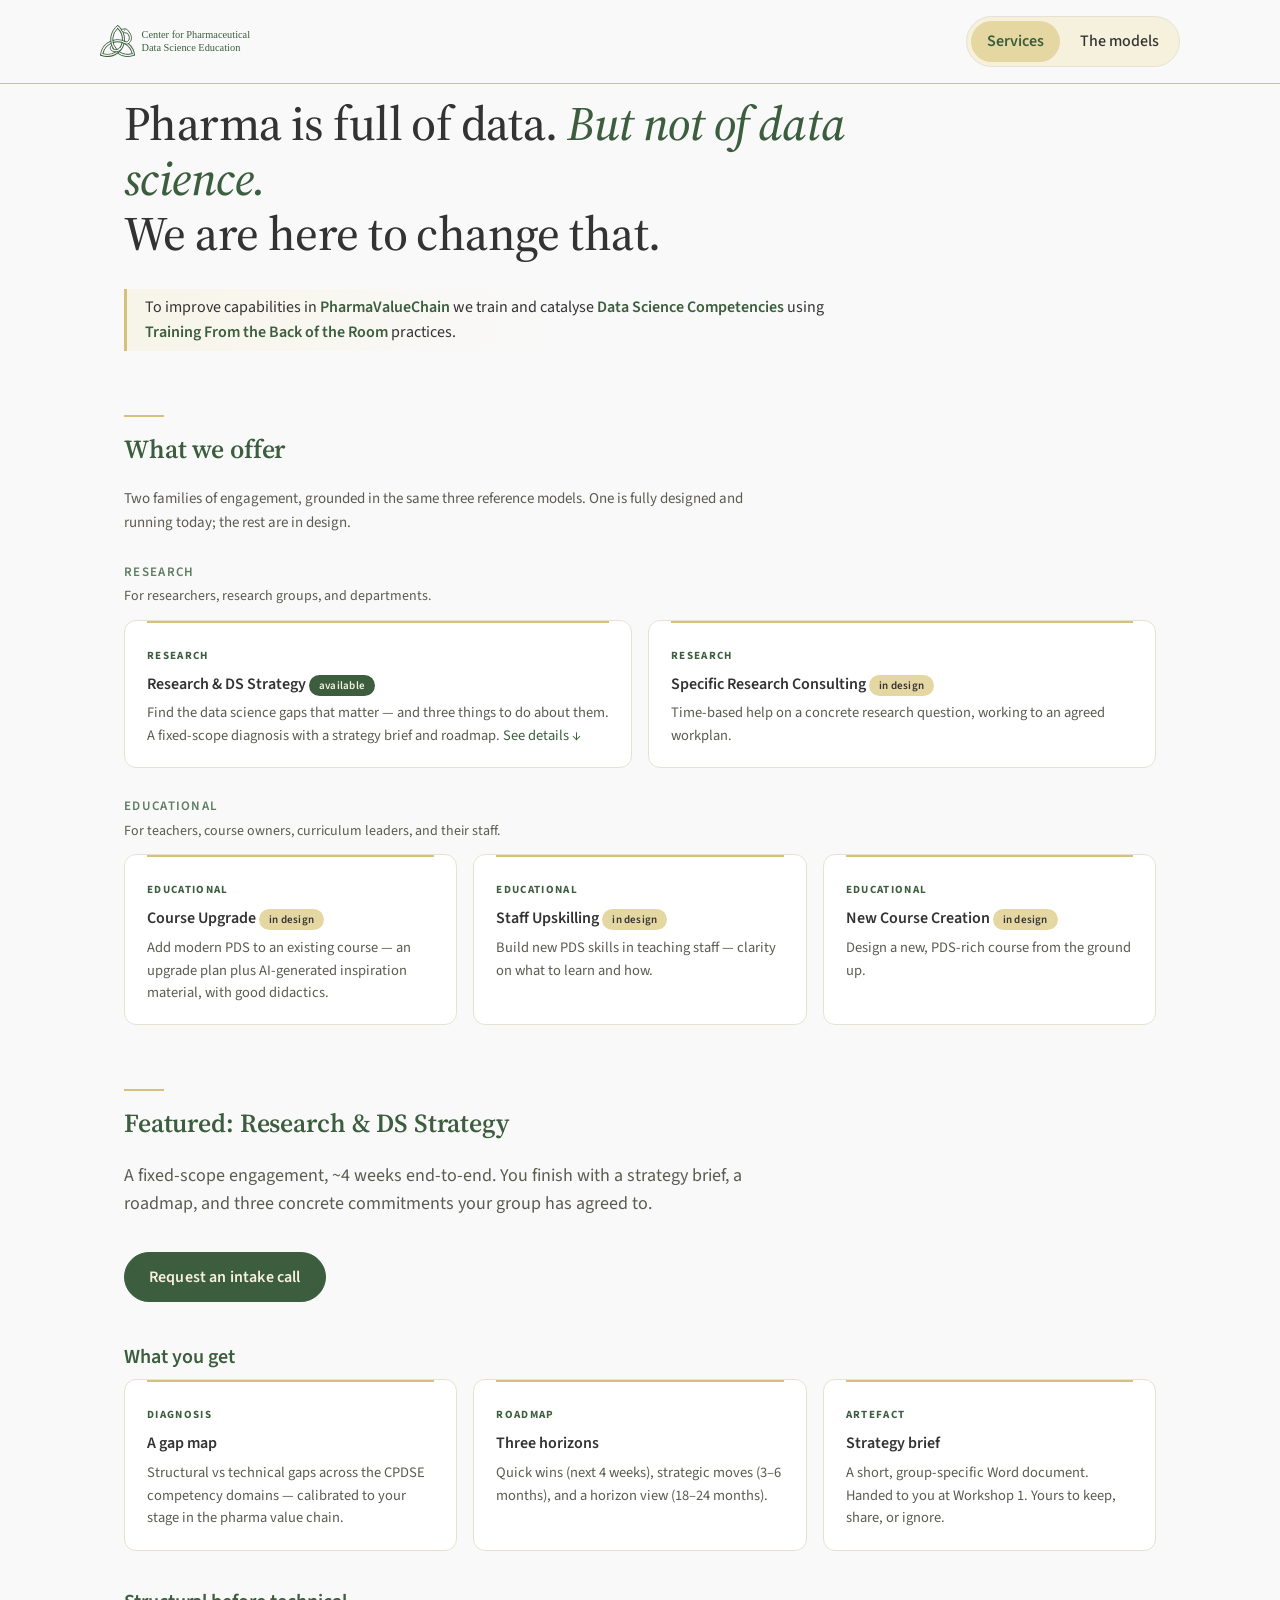
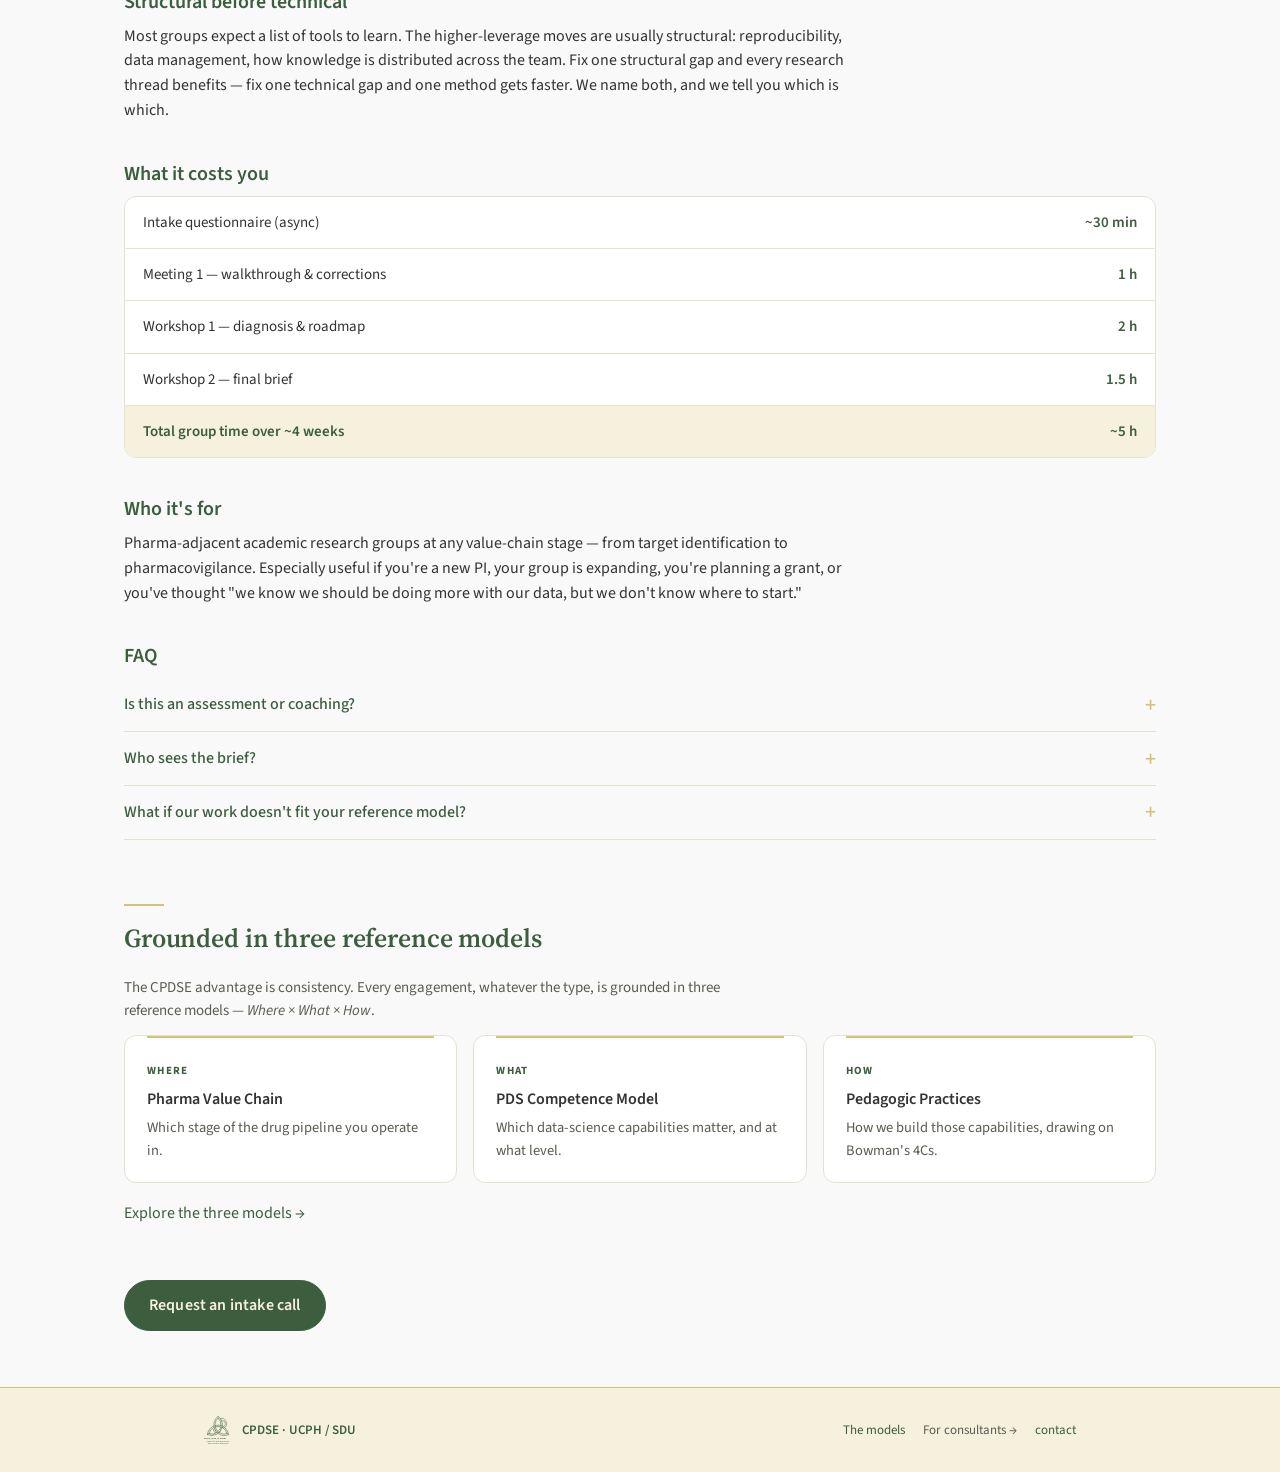
<file: site/index.html>
<!doctype html>
<html lang="en">
<head>
<meta charset="utf-8" />
<meta name="viewport" content="width=device-width, initial-scale=1" />
<title>CPDSE — Pharmaceutical Data Science services</title>
<link rel="icon" href="assets/logo-square-forest.svg" type="image/svg+xml" />
<link rel="preconnect" href="https://fonts.googleapis.com" />
<link rel="preconnect" href="https://fonts.gstatic.com" crossorigin />
<link rel="stylesheet" href="https://fonts.googleapis.com/css2?family=Source+Sans+3:wght@400;500;600;700&family=Source+Serif+4:opsz,wght@8..60,500;8..60,600&display=swap" />
<link rel="stylesheet" href="styles.css" />
</head>
<body>

<header>
  <div class="wrap-wide header-row">
    <a class="brand-mark" href="index.html" aria-label="CPDSE — Center for Pharmaceutical Data Science Education">
      <img src="assets/logo-wide-forest.svg" alt="" onerror="this.style.display='none'; this.nextElementSibling.style.display='inline-block';" />
      <span class="brand-fallback" style="display:none">CPDSE</span>
    </a>
    <nav class="nav" aria-label="Primary">
      <a href="index.html" aria-current="page">Services</a>
      <a href="models.html">The models</a>
    </nav>
  </div>
</header>

<main class="wrap-wide">

  <h1 class="hero-quote">
    Pharma is full of data. <span class="accent">But not of data science.</span><br/>
    We are here to change that.
  </h1>

  <p class="method-line">
    To improve capabilities in <span class="ref">PharmaValueChain</span> we train and catalyse <span class="ref">Data Science Competencies</span> using <span class="ref">Training From the Back of the Room</span> practices.
  </p>

  <h2>What we offer</h2>
  <p class="lede" style="font-size:15px">
    Two families of engagement, grounded in the same three reference models. One is fully designed and running today; the rest are in design.
  </p>

  <h3 style="margin:28px 0 4px; color:var(--sage); font-size:13px; letter-spacing:.1em; text-transform:uppercase;">Research</h3>
  <p style="font-size:14px; color:var(--muted); margin:0 0 12px;">For researchers, research groups, and departments.</p>
  <div class="grid-2">
    <div class="card">
      <div class="kicker">Research</div>
      <h3>Research &amp; DS Strategy <span class="chip ready">available</span></h3>
      <p>Find the data science gaps that matter — and three things to do about them. A fixed-scope diagnosis with a strategy brief and roadmap. <a href="#research-strategy">See details ↓</a></p>
    </div>
    <div class="card">
      <div class="kicker">Research</div>
      <h3>Specific Research Consulting <span class="chip design">in design</span></h3>
      <p>Time-based help on a concrete research question, working to an agreed workplan.</p>
    </div>
  </div>

  <h3 style="margin:28px 0 4px; color:var(--sage); font-size:13px; letter-spacing:.1em; text-transform:uppercase;">Educational</h3>
  <p style="font-size:14px; color:var(--muted); margin:0 0 12px;">For teachers, course owners, curriculum leaders, and their staff.</p>
  <div class="grid-3">
    <div class="card">
      <div class="kicker">Educational</div>
      <h3>Course Upgrade <span class="chip design">in design</span></h3>
      <p>Add modern PDS to an existing course — an upgrade plan plus AI-generated inspiration material, with good didactics.</p>
    </div>
    <div class="card">
      <div class="kicker">Educational</div>
      <h3>Staff Upskilling <span class="chip design">in design</span></h3>
      <p>Build new PDS skills in teaching staff — clarity on what to learn and how.</p>
    </div>
    <div class="card">
      <div class="kicker">Educational</div>
      <h3>New Course Creation <span class="chip design">in design</span></h3>
      <p>Design a new, PDS-rich course from the ground up.</p>
    </div>
  </div>

  <!-- FEATURED OFFERING -->
  <h2 id="research-strategy">Featured: Research &amp; DS Strategy</h2>
  <p class="lede">A fixed-scope engagement, ~4 weeks end-to-end. You finish with a strategy brief, a roadmap, and three concrete commitments your group has agreed to.</p>
  <a href="mailto:morten.lindow@sund.ku.dk?subject=CPDSE%20intake%20call" class="cta">Request an intake call</a>

  <h3 style="margin-top:40px; font-size:20px; color:var(--forest);">What you get</h3>
  <div class="grid-3">
    <div class="card">
      <div class="kicker">Diagnosis</div>
      <h3>A gap map</h3>
      <p>Structural vs technical gaps across the CPDSE competency domains — calibrated to your stage in the pharma value chain.</p>
    </div>
    <div class="card">
      <div class="kicker">Roadmap</div>
      <h3>Three horizons</h3>
      <p>Quick wins (next 4 weeks), strategic moves (3–6 months), and a horizon view (18–24 months).</p>
    </div>
    <div class="card">
      <div class="kicker">Artefact</div>
      <h3>Strategy brief</h3>
      <p>A short, group-specific Word document. Handed to you at Workshop 1. Yours to keep, share, or ignore.</p>
    </div>
  </div>

  <h3 style="margin-top:36px; font-size:20px; color:var(--forest);">Structural before technical</h3>
  <p style="max-width:720px;">Most groups expect a list of tools to learn. The higher-leverage moves are usually structural: reproducibility, data management, how knowledge is distributed across the team. Fix one structural gap and every research thread benefits — fix one technical gap and one method gets faster. We name both, and we tell you which is which.</p>

  <h3 style="margin-top:36px; font-size:20px; color:var(--forest);">What it costs you</h3>
  <ul class="cost-list">
    <li><span>Intake questionnaire (async)</span><span class="time">~30 min</span></li>
    <li><span>Meeting 1 — walkthrough &amp; corrections</span><span class="time">1 h</span></li>
    <li><span>Workshop 1 — diagnosis &amp; roadmap</span><span class="time">2 h</span></li>
    <li><span>Workshop 2 — final brief</span><span class="time">1.5 h</span></li>
    <li><span>Total group time over ~4 weeks</span><span class="time">~5 h</span></li>
  </ul>

  <h3 style="margin-top:36px; font-size:20px; color:var(--forest);">Who it's for</h3>
  <p style="max-width:720px;">Pharma-adjacent academic research groups at any value-chain stage — from target identification to pharmacovigilance. Especially useful if you're a new PI, your group is expanding, you're planning a grant, or you've thought "we know we should be doing more with our data, but we don't know where to start."</p>

  <h3 style="margin-top:36px; font-size:20px; color:var(--forest);">FAQ</h3>
  <details>
    <summary>Is this an assessment or coaching?</summary>
    <p>Diagnosis and roadmap. Implementation is on you — or, if useful, on a follow-on engagement (Specific Research Consulting).</p>
  </details>
  <details>
    <summary>Who sees the brief?</summary>
    <p>Only your group, unless you choose to share it. CPDSE keeps a meta-record of what we learned about our own reference model, never your specifics.</p>
  </details>
  <details>
    <summary>What if our work doesn't fit your reference model?</summary>
    <p>That's a flag we actively want. We mark it <em>[OUTSIDE MODEL]</em> or <em>[BEYOND REFERENCE]</em> — both feed back into the model and improve the next engagement.</p>
  </details>

  <!-- MODELS TEASER -->
  <h2>Grounded in three reference models</h2>
  <p class="lede" style="font-size:15px">
    The CPDSE advantage is consistency. Every engagement, whatever the type, is grounded in three reference models — <em>Where × What × How</em>.
  </p>
  <div class="grid-3">
    <div class="card">
      <div class="kicker">Where</div>
      <h3>Pharma Value Chain</h3>
      <p>Which stage of the drug pipeline you operate in.</p>
    </div>
    <div class="card">
      <div class="kicker">What</div>
      <h3>PDS Competence Model</h3>
      <p>Which data-science capabilities matter, and at what level.</p>
    </div>
    <div class="card">
      <div class="kicker">How</div>
      <h3>Pedagogic Practices</h3>
      <p>How we build those capabilities, drawing on Bowman's 4Cs.</p>
    </div>
  </div>
  <p style="margin-top:18px;"><a href="models.html">Explore the three models →</a></p>

  <p style="margin-top:32px;"><a href="mailto:morten.lindow@sund.ku.dk?subject=CPDSE%20intake%20call" class="cta">Request an intake call</a></p>

</main>

<footer>
  <div class="wrap">
    <span class="footer-mark">
      <img src="assets/logo-square-forest.svg" alt="" onerror="this.style.display='none'" />
      CPDSE · UCPH / SDU
    </span>
    <span class="footer-links">
      <a href="models.html">The models</a>
      <a class="quiet" href="operate.html">For consultants →</a>
      <a href="mailto:morten.lindow@sund.ku.dk">contact</a>
    </span>
  </div>
</footer>

</body>
</html>
</file>
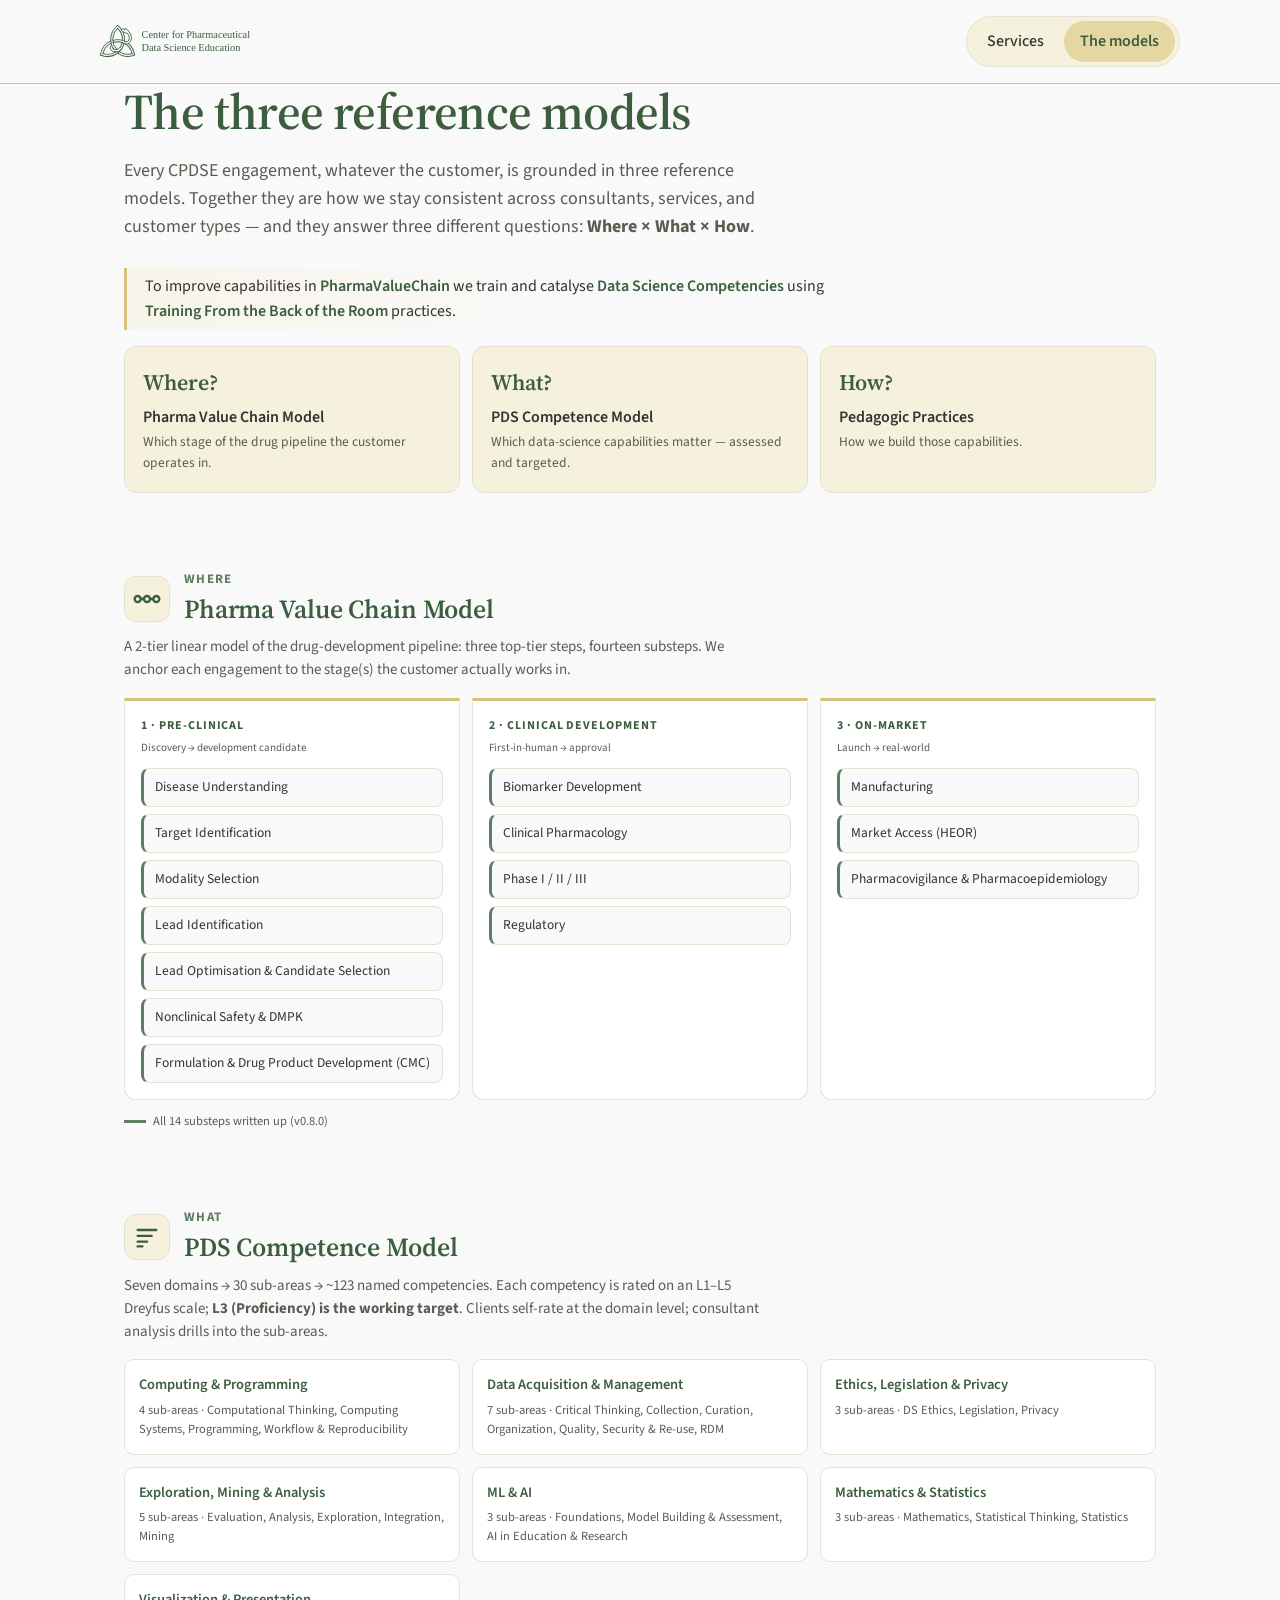
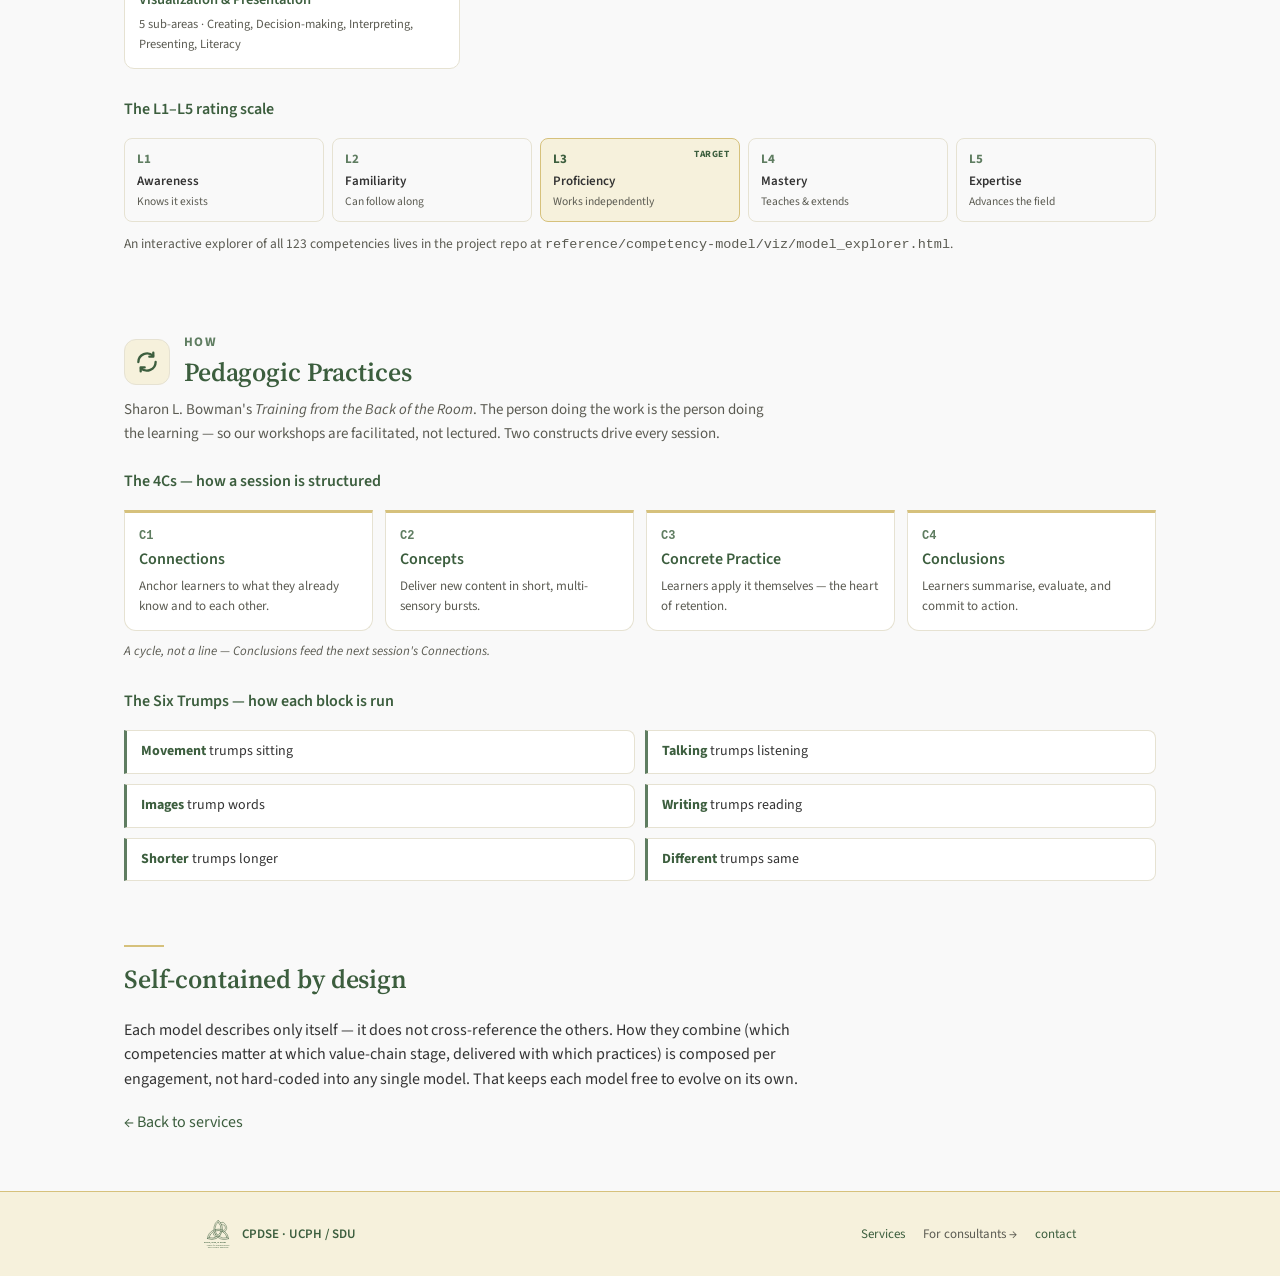
<file: site/models.html>
<!doctype html>
<html lang="en">
<head>
<meta charset="utf-8" />
<meta name="viewport" content="width=device-width, initial-scale=1" />
<title>CPDSE — The three reference models</title>
<link rel="icon" href="assets/logo-square-forest.svg" type="image/svg+xml" />
<link rel="preconnect" href="https://fonts.googleapis.com" />
<link rel="preconnect" href="https://fonts.gstatic.com" crossorigin />
<link rel="stylesheet" href="https://fonts.googleapis.com/css2?family=Source+Sans+3:wght@400;500;600;700&family=Source+Serif+4:opsz,wght@8..60,500;8..60,600&display=swap" />
<link rel="stylesheet" href="styles.css" />
</head>
<body>

<header>
  <div class="wrap-wide header-row">
    <a class="brand-mark" href="index.html" aria-label="CPDSE — Center for Pharmaceutical Data Science Education">
      <img src="assets/logo-wide-forest.svg" alt="" onerror="this.style.display='none'; this.nextElementSibling.style.display='inline-block';" />
      <span class="brand-fallback" style="display:none">CPDSE</span>
    </a>
    <nav class="nav" aria-label="Primary">
      <a href="index.html">Services</a>
      <a href="models.html" aria-current="page">The models</a>
    </nav>
  </div>
</header>

<main class="wrap-wide">

  <h1>The three reference models</h1>
  <p class="lede">Every CPDSE engagement, whatever the customer, is grounded in three reference models. Together they are how we stay consistent across consultants, services, and customer types — and they answer three different questions: <strong>Where × What × How</strong>.</p>

  <p class="method-line">
    To improve capabilities in <span class="ref">PharmaValueChain</span> we train and catalyse <span class="ref">Data Science Competencies</span> using <span class="ref">Training From the Back of the Room</span> practices.
  </p>

  <div class="rel">
    <div class="relcard">
      <div class="relq">Where?</div>
      <div class="relmodel">Pharma Value Chain Model</div>
      <div class="relm">Which stage of the drug pipeline the customer operates in.</div>
    </div>
    <div class="relcard">
      <div class="relq">What?</div>
      <div class="relmodel">PDS Competence Model</div>
      <div class="relm">Which data-science capabilities matter — assessed and targeted.</div>
    </div>
    <div class="relcard">
      <div class="relq">How?</div>
      <div class="relmodel">Pedagogic Practices</div>
      <div class="relm">How we build those capabilities.</div>
    </div>
  </div>

  <!-- MODEL 1 -->
  <section class="model-section">
    <div class="model-head">
      <span class="model-icon" aria-hidden="true">
        <svg viewBox="0 0 24 24" fill="none" stroke="currentColor" stroke-width="2" stroke-linecap="round" stroke-linejoin="round"><title>Pharma value chain</title><circle cx="4" cy="12" r="2.6"/><circle cx="12" cy="12" r="2.6"/><circle cx="20" cy="12" r="2.6"/><line x1="7" y1="12" x2="9.4" y2="12"/><line x1="14.6" y1="12" x2="17" y2="12"/></svg>
      </span>
      <div>
        <div class="model-q">Where</div>
        <h2>Pharma Value Chain Model</h2>
      </div>
    </div>
    <p class="lede" style="font-size:15px">A 2-tier linear model of the drug-development pipeline: three top-tier steps, fourteen substeps. We anchor each engagement to the stage(s) the customer actually works in.</p>

    <div class="vchain">
      <div class="vstep">
        <div class="vstep-name">1 · Pre-clinical</div>
        <div class="vstep-tier">Discovery → development candidate</div>
        <span class="vsub">Disease Understanding</span>
        <span class="vsub">Target Identification</span>
        <span class="vsub">Modality Selection</span>
        <span class="vsub">Lead Identification</span>
        <span class="vsub">Lead Optimisation &amp; Candidate Selection</span>
        <span class="vsub">Nonclinical Safety &amp; DMPK</span>
        <span class="vsub">Formulation &amp; Drug Product Development (CMC)</span>
      </div>
      <div class="vstep">
        <div class="vstep-name">2 · Clinical development</div>
        <div class="vstep-tier">First-in-human → approval</div>
        <span class="vsub">Biomarker Development</span>
        <span class="vsub">Clinical Pharmacology</span>
        <span class="vsub">Phase I / II / III</span>
        <span class="vsub">Regulatory</span>
      </div>
      <div class="vstep">
        <div class="vstep-name">3 · On-market</div>
        <div class="vstep-tier">Launch → real-world</div>
        <span class="vsub">Manufacturing</span>
        <span class="vsub">Market Access (HEOR)</span>
        <span class="vsub">Pharmacovigilance &amp; Pharmacoepidemiology</span>
      </div>
    </div>
    <div class="legend">
      <span><i class="l-written"></i> All 14 substeps written up (v0.8.0)</span>
    </div>
  </section>

  <!-- MODEL 2 -->
  <section class="model-section">
    <div class="model-head">
      <span class="model-icon" aria-hidden="true">
        <svg viewBox="0 0 24 24" fill="none" stroke="currentColor" stroke-width="2" stroke-linecap="round" stroke-linejoin="round"><title>Competence model</title><line x1="4" y1="6" x2="20" y2="6"/><line x1="4" y1="11" x2="16" y2="11"/><line x1="4" y1="16" x2="12" y2="16"/><line x1="4" y1="20" x2="8" y2="20"/></svg>
      </span>
      <div>
        <div class="model-q">What</div>
        <h2>PDS Competence Model</h2>
      </div>
    </div>
    <p class="lede" style="font-size:15px">Seven domains → 30 sub-areas → ~123 named competencies. Each competency is rated on an L1–L5 Dreyfus scale; <strong>L3 (Proficiency) is the working target</strong>. Clients self-rate at the domain level; consultant analysis drills into the sub-areas.</p>

    <div class="domains">
      <div class="domain"><div class="dname">Computing &amp; Programming</div><div class="dmeta">4 sub-areas · Computational Thinking, Computing Systems, Programming, Workflow &amp; Reproducibility</div></div>
      <div class="domain"><div class="dname">Data Acquisition &amp; Management</div><div class="dmeta">7 sub-areas · Critical Thinking, Collection, Curation, Organization, Quality, Security &amp; Re-use, RDM</div></div>
      <div class="domain"><div class="dname">Ethics, Legislation &amp; Privacy</div><div class="dmeta">3 sub-areas · DS Ethics, Legislation, Privacy</div></div>
      <div class="domain"><div class="dname">Exploration, Mining &amp; Analysis</div><div class="dmeta">5 sub-areas · Evaluation, Analysis, Exploration, Integration, Mining</div></div>
      <div class="domain"><div class="dname">ML &amp; AI</div><div class="dmeta">3 sub-areas · Foundations, Model Building &amp; Assessment, AI in Education &amp; Research</div></div>
      <div class="domain"><div class="dname">Mathematics &amp; Statistics</div><div class="dmeta">3 sub-areas · Mathematics, Statistical Thinking, Statistics</div></div>
      <div class="domain"><div class="dname">Visualization &amp; Presentation</div><div class="dmeta">5 sub-areas · Creating, Decision-making, Interpreting, Presenting, Literacy</div></div>
    </div>

    <h3 style="margin-top:28px; font-size:16px; color:var(--forest);">The L1–L5 rating scale</h3>
    <div class="ladder">
      <div class="rung"><div class="lv">L1</div><div class="rname">Awareness</div><div class="rdesc">Knows it exists</div></div>
      <div class="rung"><div class="lv">L2</div><div class="rname">Familiarity</div><div class="rdesc">Can follow along</div></div>
      <div class="rung target"><span class="tgt">target</span><div class="lv">L3</div><div class="rname">Proficiency</div><div class="rdesc">Works independently</div></div>
      <div class="rung"><div class="lv">L4</div><div class="rname">Mastery</div><div class="rdesc">Teaches &amp; extends</div></div>
      <div class="rung"><div class="lv">L5</div><div class="rname">Expertise</div><div class="rdesc">Advances the field</div></div>
    </div>
    <p style="font-size:13.5px; color:var(--muted); margin-top:12px;">An interactive explorer of all 123 competencies lives in the project repo at <code>reference/competency-model/viz/model_explorer.html</code>.</p>
  </section>

  <!-- MODEL 3 -->
  <section class="model-section">
    <div class="model-head">
      <span class="model-icon" aria-hidden="true">
        <svg viewBox="0 0 24 24" fill="none" stroke="currentColor" stroke-width="2" stroke-linecap="round" stroke-linejoin="round"><title>Pedagogic practices</title><path d="M4.6 12a7.4 7.4 0 0 1 12.6-5.2"/><path d="M17.4 4v3.4H14"/><path d="M19.4 12a7.4 7.4 0 0 1-12.6 5.2"/><path d="M6.6 20v-3.4H10"/></svg>
      </span>
      <div>
        <div class="model-q">How</div>
        <h2>Pedagogic Practices</h2>
      </div>
    </div>
    <p class="lede" style="font-size:15px">Sharon L. Bowman's <em>Training from the Back of the Room</em>. The person doing the work is the person doing the learning — so our workshops are facilitated, not lectured. Two constructs drive every session.</p>

    <h3 style="margin-top:24px; font-size:16px; color:var(--forest);">The 4Cs — how a session is structured</h3>
    <div class="fourcs">
      <div class="cnode"><div class="cnum">C1</div><div class="cname">Connections</div><p>Anchor learners to what they already know and to each other.</p></div>
      <div class="cnode"><div class="cnum">C2</div><div class="cname">Concepts</div><p>Deliver new content in short, multi-sensory bursts.</p></div>
      <div class="cnode"><div class="cnum">C3</div><div class="cname">Concrete Practice</div><p>Learners apply it themselves — the heart of retention.</p></div>
      <div class="cnode"><div class="cnum">C4</div><div class="cname">Conclusions</div><p>Learners summarise, evaluate, and commit to action.</p></div>
    </div>
    <p class="cycle-note">A cycle, not a line — Conclusions feed the next session's Connections.</p>

    <h3 style="margin-top:28px; font-size:16px; color:var(--forest);">The Six Trumps — how each block is run</h3>
    <div class="trumps">
      <div class="trump"><b>Movement</b> trumps sitting</div>
      <div class="trump"><b>Talking</b> trumps listening</div>
      <div class="trump"><b>Images</b> trump words</div>
      <div class="trump"><b>Writing</b> trumps reading</div>
      <div class="trump"><b>Shorter</b> trumps longer</div>
      <div class="trump"><b>Different</b> trumps same</div>
    </div>
  </section>

  <h2>Self-contained by design</h2>
  <p style="max-width:720px;">Each model describes only itself — it does not cross-reference the others. How they combine (which competencies matter at which value-chain stage, delivered with which practices) is composed per engagement, not hard-coded into any single model. That keeps each model free to evolve on its own.</p>
  <p style="margin-top:18px;"><a href="index.html">← Back to services</a></p>

</main>

<footer>
  <div class="wrap">
    <span class="footer-mark">
      <img src="assets/logo-square-forest.svg" alt="" onerror="this.style.display='none'" />
      CPDSE · UCPH / SDU
    </span>
    <span class="footer-links">
      <a href="index.html">Services</a>
      <a class="quiet" href="operate.html">For consultants →</a>
      <a href="mailto:morten.lindow@sund.ku.dk">contact</a>
    </span>
  </div>
</footer>

</body>
</html>
</file>
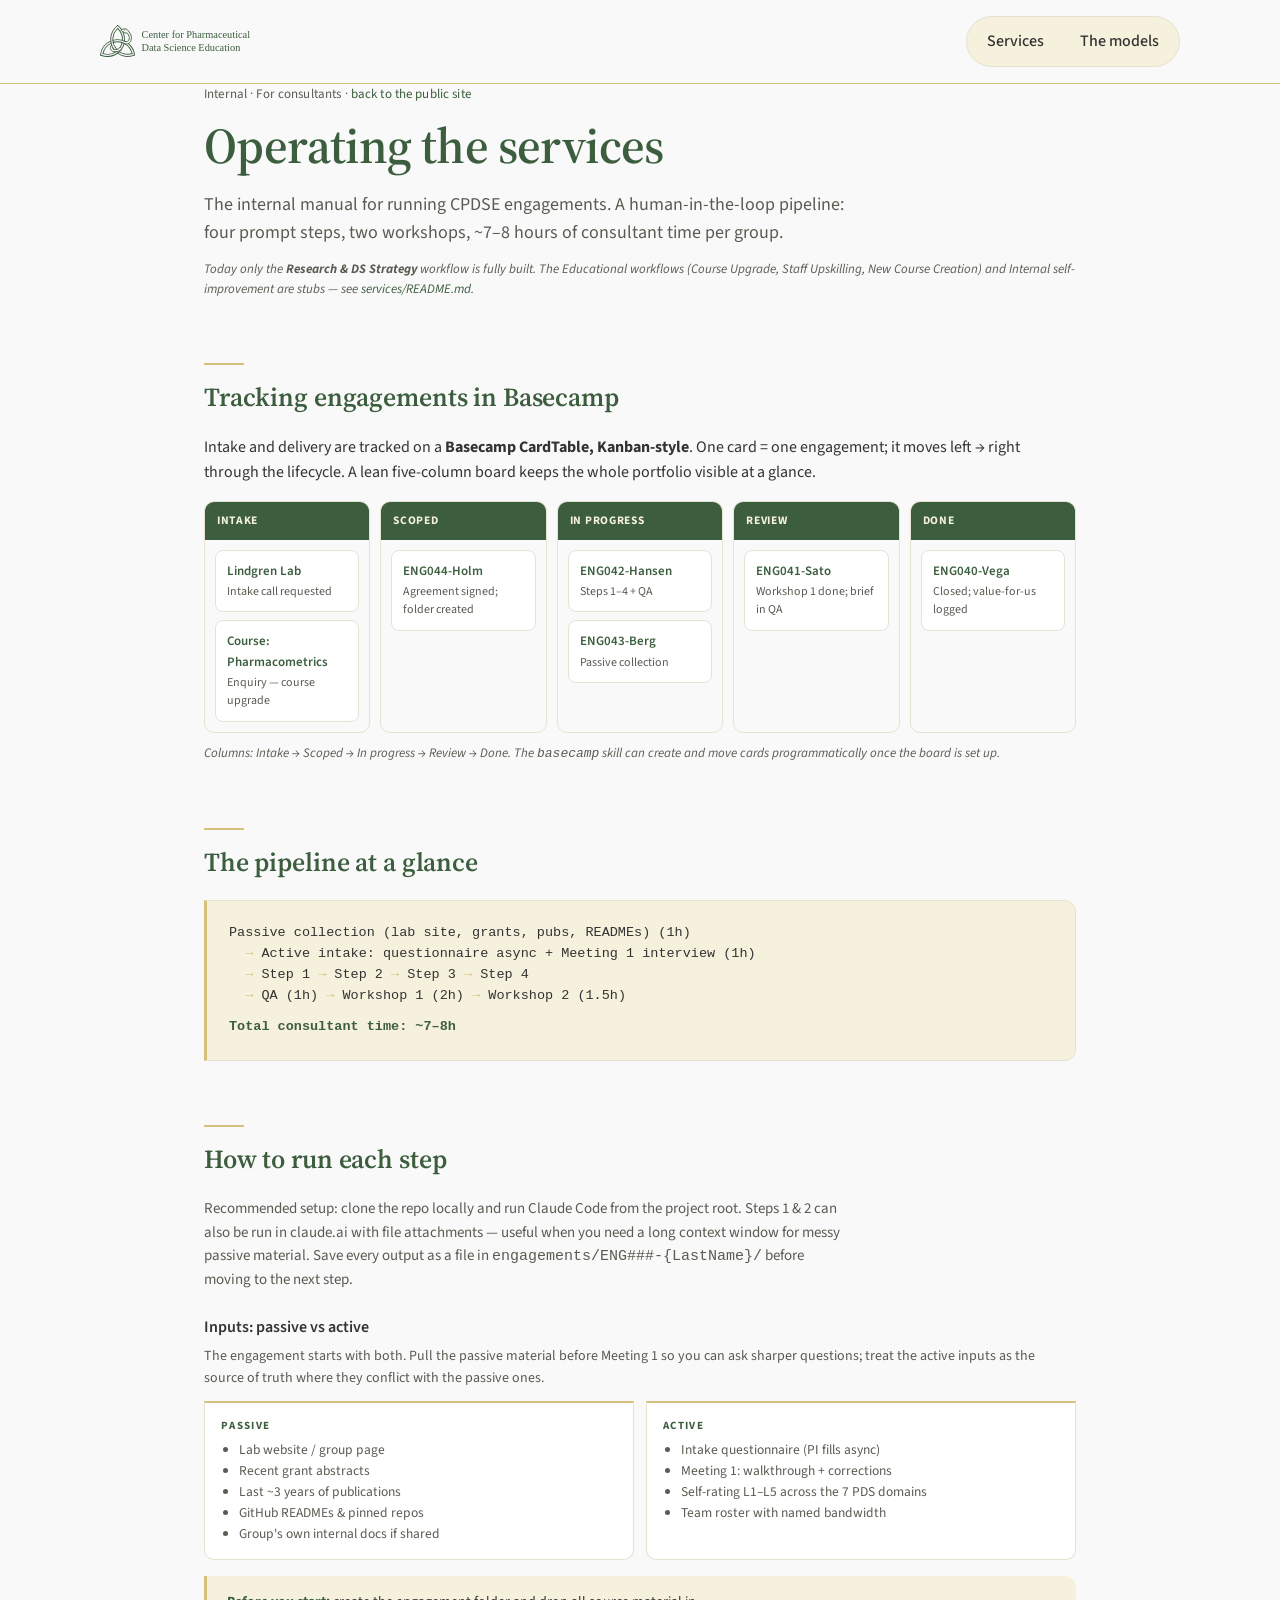
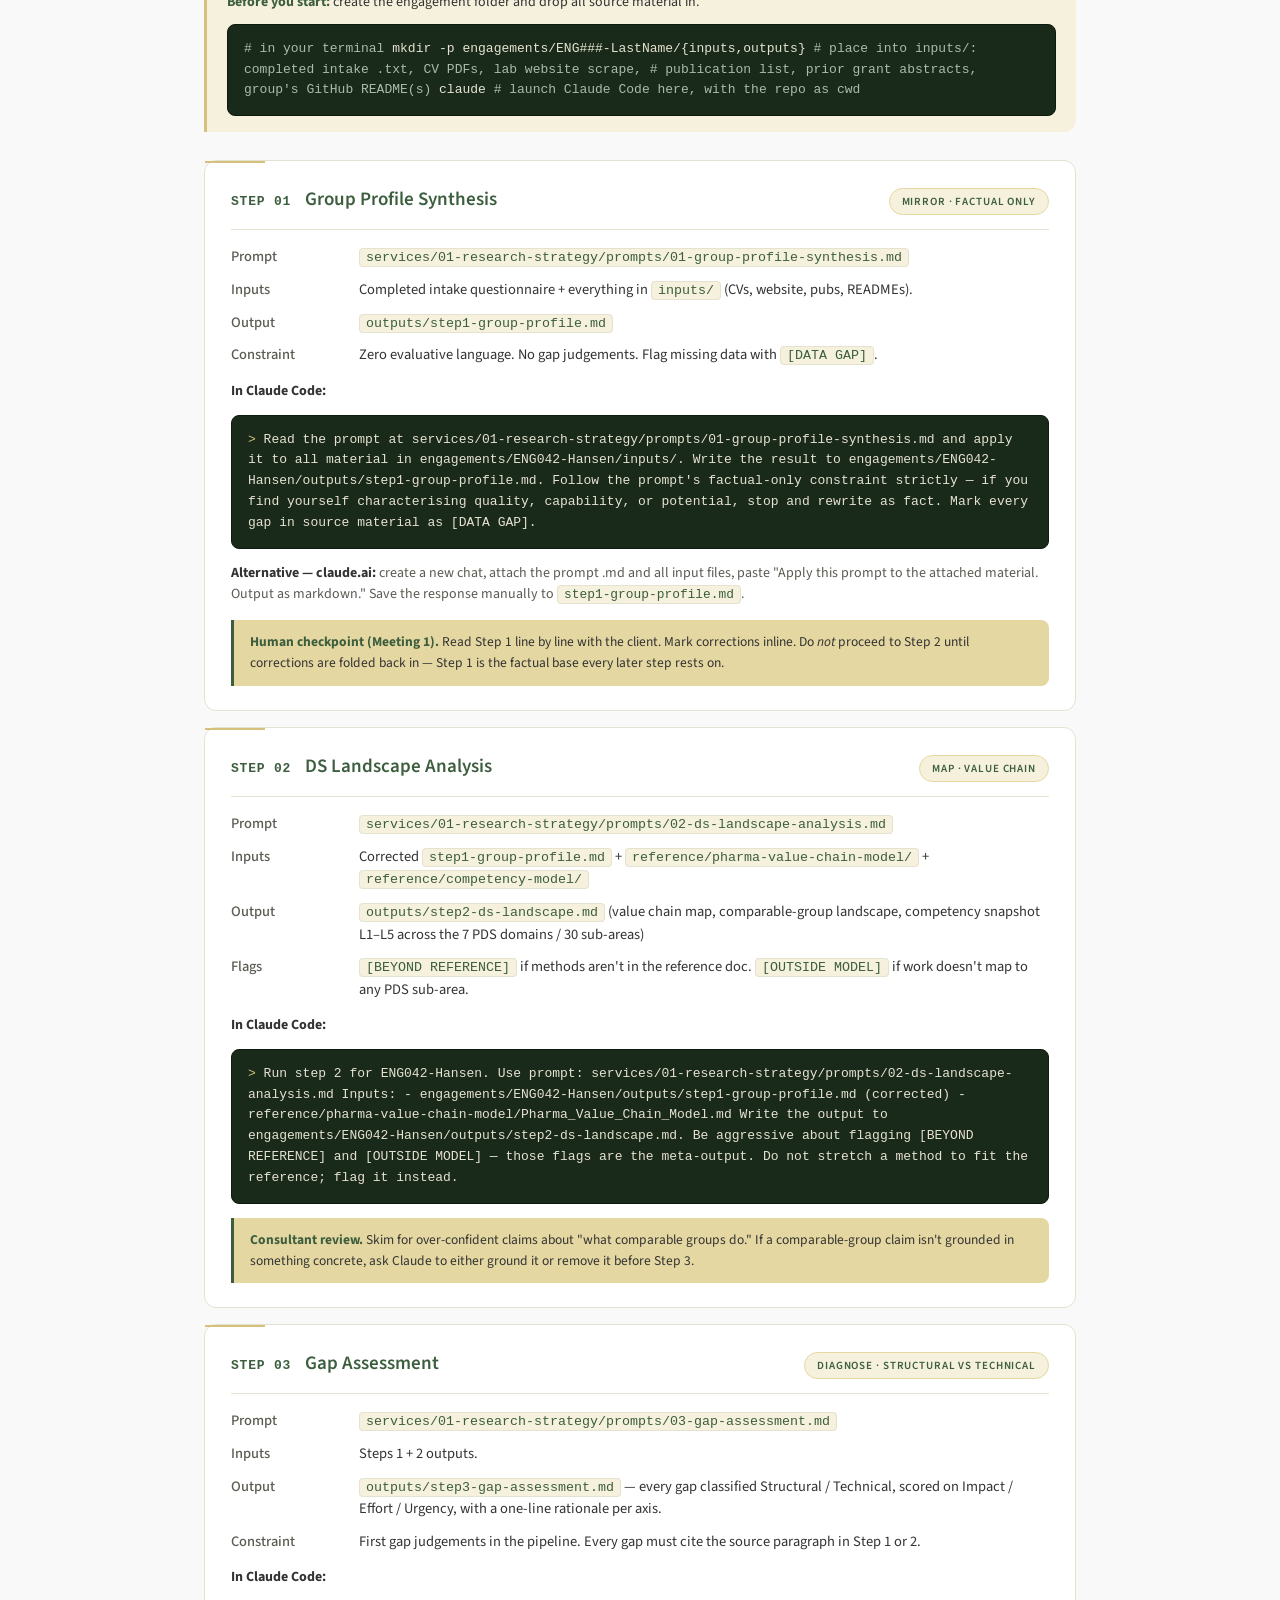
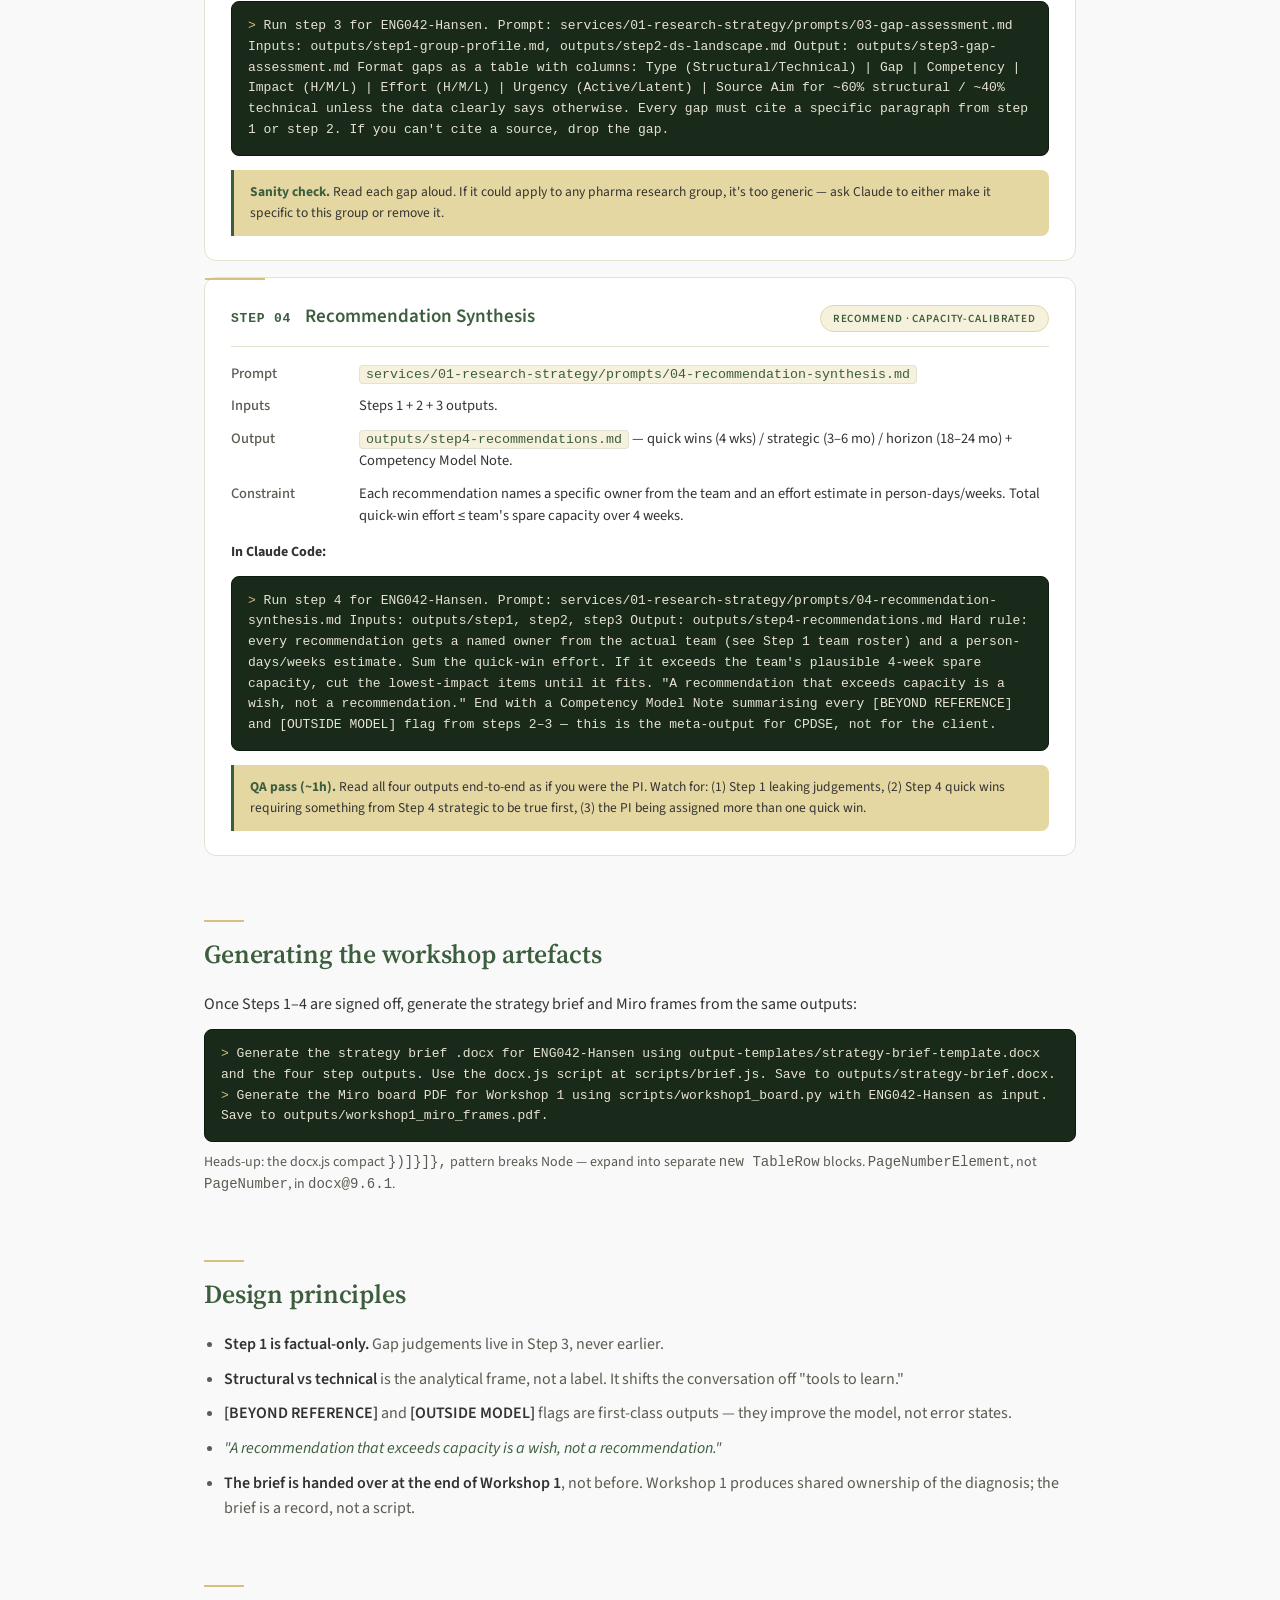
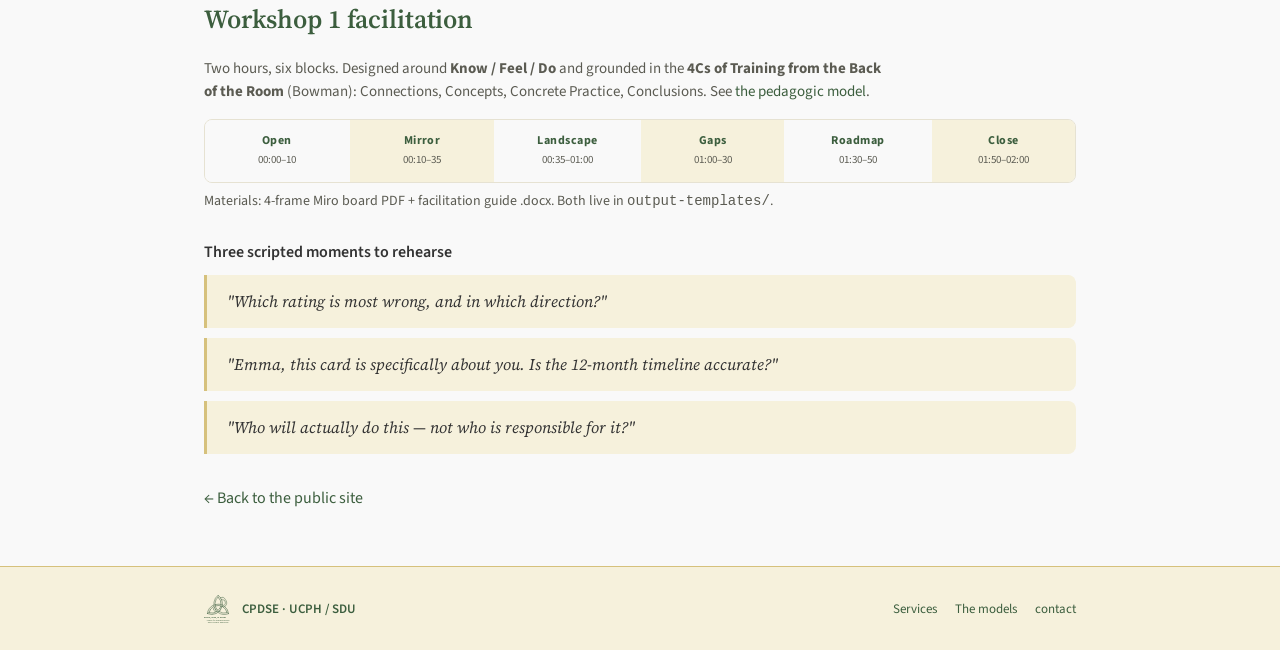
<file: site/operate.html>
<!doctype html>
<html lang="en">
<head>
<meta charset="utf-8" />
<meta name="viewport" content="width=device-width, initial-scale=1" />
<title>CPDSE — Operating the services (internal)</title>
<link rel="icon" href="assets/logo-square-forest.svg" type="image/svg+xml" />
<link rel="preconnect" href="https://fonts.googleapis.com" />
<link rel="preconnect" href="https://fonts.gstatic.com" crossorigin />
<link rel="stylesheet" href="https://fonts.googleapis.com/css2?family=Source+Sans+3:wght@400;500;600;700&family=Source+Serif+4:opsz,wght@8..60,500;8..60,600&display=swap" />
<link rel="stylesheet" href="styles.css" />
</head>
<body>

<header>
  <div class="wrap-wide header-row">
    <a class="brand-mark" href="index.html" aria-label="CPDSE — Center for Pharmaceutical Data Science Education">
      <img src="assets/logo-wide-forest.svg" alt="" onerror="this.style.display='none'; this.nextElementSibling.style.display='inline-block';" />
      <span class="brand-fallback" style="display:none">CPDSE</span>
    </a>
    <nav class="nav" aria-label="Primary">
      <a href="index.html">Services</a>
      <a href="models.html">The models</a>
    </nav>
  </div>
</header>

<main class="wrap">

  <p class="breadcrumb">Internal · For consultants · <a href="index.html">back to the public site</a></p>

  <h1>Operating the services</h1>
  <p class="lede">The internal manual for running CPDSE engagements. A human-in-the-loop pipeline: four prompt steps, two workshops, ~7–8 hours of consultant time per group.</p>
  <p class="stub-note">Today only the <strong>Research &amp; DS Strategy</strong> workflow is fully built. The Educational workflows (Course Upgrade, Staff Upskilling, New Course Creation) and Internal self-improvement are stubs — see <a href="../services/README.md">services/README.md</a>.</p>

  <!-- BASECAMP TRACKING -->
  <h2>Tracking engagements in Basecamp</h2>
  <p>Intake and delivery are tracked on a <strong>Basecamp CardTable, Kanban-style</strong>. One card = one engagement; it moves left → right through the lifecycle. A lean five-column board keeps the whole portfolio visible at a glance.</p>
  <div class="kanban">
    <div class="kcol">
      <div class="khead">Intake</div>
      <div class="kbody">
        <div class="kcard"><div class="keng">Lindgren Lab</div><div class="kmeta">Intake call requested</div></div>
        <div class="kcard"><div class="keng">Course: Pharmacometrics</div><div class="kmeta">Enquiry — course upgrade</div></div>
      </div>
    </div>
    <div class="kcol">
      <div class="khead">Scoped</div>
      <div class="kbody">
        <div class="kcard"><div class="keng">ENG044-Holm</div><div class="kmeta">Agreement signed; folder created</div></div>
      </div>
    </div>
    <div class="kcol">
      <div class="khead">In progress</div>
      <div class="kbody">
        <div class="kcard"><div class="keng">ENG042-Hansen</div><div class="kmeta">Steps 1–4 + QA</div></div>
        <div class="kcard"><div class="keng">ENG043-Berg</div><div class="kmeta">Passive collection</div></div>
      </div>
    </div>
    <div class="kcol">
      <div class="khead">Review</div>
      <div class="kbody">
        <div class="kcard"><div class="keng">ENG041-Sato</div><div class="kmeta">Workshop 1 done; brief in QA</div></div>
      </div>
    </div>
    <div class="kcol">
      <div class="khead">Done</div>
      <div class="kbody">
        <div class="kcard"><div class="keng">ENG040-Vega</div><div class="kmeta">Closed; value-for-us logged</div></div>
      </div>
    </div>
  </div>
  <p class="kcaption">Columns: Intake → Scoped → In progress → Review → Done. The <code>basecamp</code> skill can create and move cards programmatically once the board is set up.</p>

  <h2>The pipeline at a glance</h2>
  <div class="pipeline">
    Passive collection (lab site, grants, pubs, READMEs) (1h)<br/>
    &nbsp;&nbsp;<span class="arrow">→</span> Active intake: questionnaire async + Meeting 1 interview (1h)<br/>
    &nbsp;&nbsp;<span class="arrow">→</span> Step 1 <span class="arrow">→</span> Step 2 <span class="arrow">→</span> Step 3 <span class="arrow">→</span> Step 4<br/>
    &nbsp;&nbsp;<span class="arrow">→</span> QA (1h) <span class="arrow">→</span> Workshop 1 (2h) <span class="arrow">→</span> Workshop 2 (1.5h)
    <span class="total">Total consultant time: ~7–8h</span>
  </div>

  <h2>How to run each step</h2>
  <p class="lede" style="font-size:15px">
    Recommended setup: clone the repo locally and run Claude Code from the project root. Steps 1 &amp; 2 can also be run in claude.ai with file attachments — useful when you need a long context window for messy passive material. Save every output as a file in <code>engagements/ENG###-{LastName}/</code> before moving to the next step.
  </p>

  <h3 style="margin-top:24px">Inputs: passive vs active</h3>
  <p style="font-size:14px; color:var(--muted)">The engagement starts with both. Pull the passive material before Meeting 1 so you can ask sharper questions; treat the active inputs as the source of truth where they conflict with the passive ones.</p>
  <div class="inputs-grid">
    <div class="inputs-card">
      <span class="lab">Passive</span>
      <ul>
        <li>Lab website / group page</li>
        <li>Recent grant abstracts</li>
        <li>Last ~3 years of publications</li>
        <li>GitHub READMEs &amp; pinned repos</li>
        <li>Group's own internal docs if shared</li>
      </ul>
    </div>
    <div class="inputs-card">
      <span class="lab">Active</span>
      <ul>
        <li>Intake questionnaire (PI fills async)</li>
        <li>Meeting 1: walkthrough + corrections</li>
        <li>Self-rating L1–L5 across the 7 PDS domains</li>
        <li>Team roster with named bandwidth</li>
      </ul>
    </div>
  </div>

  <div style="background: var(--ivory); border-left: 3px solid var(--gold); border-radius: 0 var(--radius) var(--radius) 0; padding: 16px 20px; font-size: 14px; margin: 16px 0 28px;">
    <strong style="color: var(--forest);">Before you start:</strong> create the engagement folder and drop all source material in.
    <div class="run" style="margin-top:10px;">
<span class="comment"># in your terminal</span>
mkdir -p engagements/ENG###-LastName/{inputs,outputs}
<span class="comment"># place into inputs/: completed intake .txt, CV PDFs, lab website scrape,</span>
<span class="comment"># publication list, prior grant abstracts, group's GitHub README(s)</span>
claude          <span class="comment"># launch Claude Code here, with the repo as cwd</span>
    </div>
  </div>

  <!-- STEP 1 -->
  <div class="step-block">
    <div class="step-head">
      <span class="num">STEP 01</span>
      <h3>Group Profile Synthesis</h3>
      <span class="tag">Mirror · factual only</span>
    </div>
    <div class="row"><div class="k">Prompt</div><div class="v"><code>services/01-research-strategy/prompts/01-group-profile-synthesis.md</code></div></div>
    <div class="row"><div class="k">Inputs</div><div class="v">Completed intake questionnaire + everything in <code>inputs/</code> (CVs, website, pubs, READMEs).</div></div>
    <div class="row"><div class="k">Output</div><div class="v"><code>outputs/step1-group-profile.md</code></div></div>
    <div class="row"><div class="k">Constraint</div><div class="v">Zero evaluative language. No gap judgements. Flag missing data with <code>[DATA GAP]</code>.</div></div>

    <p style="margin-top:14px; font-size:14px; color:var(--muted);"><strong style="color:var(--ink);">In Claude Code:</strong></p>
    <div class="run">
<span class="prompt">&gt; </span>Read the prompt at services/01-research-strategy/prompts/01-group-profile-synthesis.md
and apply it to all material in engagements/ENG042-Hansen/inputs/.
Write the result to engagements/ENG042-Hansen/outputs/step1-group-profile.md.
Follow the prompt's factual-only constraint strictly — if you find yourself
characterising quality, capability, or potential, stop and rewrite as fact.
Mark every gap in source material as [DATA GAP].
    </div>

    <p style="margin-top:14px; font-size:14px; color:var(--muted);"><strong style="color:var(--ink);">Alternative — claude.ai:</strong> create a new chat, attach the prompt .md and all input files, paste "Apply this prompt to the attached material. Output as markdown." Save the response manually to <code>step1-group-profile.md</code>.</p>

    <div class="checkpoint">
      <strong>Human checkpoint (Meeting 1).</strong> Read Step 1 line by line with the client. Mark corrections inline. Do <em>not</em> proceed to Step 2 until corrections are folded back in — Step 1 is the factual base every later step rests on.
    </div>
  </div>

  <!-- STEP 2 -->
  <div class="step-block">
    <div class="step-head">
      <span class="num">STEP 02</span>
      <h3>DS Landscape Analysis</h3>
      <span class="tag">Map · value chain</span>
    </div>
    <div class="row"><div class="k">Prompt</div><div class="v"><code>services/01-research-strategy/prompts/02-ds-landscape-analysis.md</code></div></div>
    <div class="row"><div class="k">Inputs</div><div class="v">Corrected <code>step1-group-profile.md</code> + <code>reference/pharma-value-chain-model/</code> + <code>reference/competency-model/</code></div></div>
    <div class="row"><div class="k">Output</div><div class="v"><code>outputs/step2-ds-landscape.md</code> (value chain map, comparable-group landscape, competency snapshot L1–L5 across the 7 PDS domains / 30 sub-areas)</div></div>
    <div class="row"><div class="k">Flags</div><div class="v"><code>[BEYOND REFERENCE]</code> if methods aren't in the reference doc. <code>[OUTSIDE MODEL]</code> if work doesn't map to any PDS sub-area.</div></div>

    <p style="margin-top:14px; font-size:14px; color:var(--muted);"><strong style="color:var(--ink);">In Claude Code:</strong></p>
    <div class="run">
<span class="prompt">&gt; </span>Run step 2 for ENG042-Hansen.
Use prompt: services/01-research-strategy/prompts/02-ds-landscape-analysis.md
Inputs:
  - engagements/ENG042-Hansen/outputs/step1-group-profile.md (corrected)
  - reference/pharma-value-chain-model/Pharma_Value_Chain_Model.md
Write the output to engagements/ENG042-Hansen/outputs/step2-ds-landscape.md.

Be aggressive about flagging [BEYOND REFERENCE] and [OUTSIDE MODEL] —
those flags are the meta-output. Do not stretch a method to fit the reference;
flag it instead.
    </div>

    <div class="checkpoint">
      <strong>Consultant review.</strong> Skim for over-confident claims about "what comparable groups do." If a comparable-group claim isn't grounded in something concrete, ask Claude to either ground it or remove it before Step 3.
    </div>
  </div>

  <!-- STEP 3 -->
  <div class="step-block">
    <div class="step-head">
      <span class="num">STEP 03</span>
      <h3>Gap Assessment</h3>
      <span class="tag">Diagnose · structural vs technical</span>
    </div>
    <div class="row"><div class="k">Prompt</div><div class="v"><code>services/01-research-strategy/prompts/03-gap-assessment.md</code></div></div>
    <div class="row"><div class="k">Inputs</div><div class="v">Steps 1 + 2 outputs.</div></div>
    <div class="row"><div class="k">Output</div><div class="v"><code>outputs/step3-gap-assessment.md</code> — every gap classified Structural / Technical, scored on Impact / Effort / Urgency, with a one-line rationale per axis.</div></div>
    <div class="row"><div class="k">Constraint</div><div class="v">First gap judgements in the pipeline. Every gap must cite the source paragraph in Step 1 or 2.</div></div>

    <p style="margin-top:14px; font-size:14px; color:var(--muted);"><strong style="color:var(--ink);">In Claude Code:</strong></p>
    <div class="run">
<span class="prompt">&gt; </span>Run step 3 for ENG042-Hansen.
Prompt: services/01-research-strategy/prompts/03-gap-assessment.md
Inputs: outputs/step1-group-profile.md, outputs/step2-ds-landscape.md
Output: outputs/step3-gap-assessment.md

Format gaps as a table with columns:
  Type (Structural/Technical) | Gap | Competency | Impact (H/M/L) | Effort (H/M/L) | Urgency (Active/Latent) | Source

Aim for ~60% structural / ~40% technical unless the data clearly says otherwise.
Every gap must cite a specific paragraph from step 1 or step 2.
If you can't cite a source, drop the gap.
    </div>

    <div class="checkpoint">
      <strong>Sanity check.</strong> Read each gap aloud. If it could apply to any pharma research group, it's too generic — ask Claude to either make it specific to this group or remove it.
    </div>
  </div>

  <!-- STEP 4 -->
  <div class="step-block">
    <div class="step-head">
      <span class="num">STEP 04</span>
      <h3>Recommendation Synthesis</h3>
      <span class="tag">Recommend · capacity-calibrated</span>
    </div>
    <div class="row"><div class="k">Prompt</div><div class="v"><code>services/01-research-strategy/prompts/04-recommendation-synthesis.md</code></div></div>
    <div class="row"><div class="k">Inputs</div><div class="v">Steps 1 + 2 + 3 outputs.</div></div>
    <div class="row"><div class="k">Output</div><div class="v"><code>outputs/step4-recommendations.md</code> — quick wins (4 wks) / strategic (3–6 mo) / horizon (18–24 mo) + Competency Model Note.</div></div>
    <div class="row"><div class="k">Constraint</div><div class="v">Each recommendation names a specific owner from the team and an effort estimate in person-days/weeks. Total quick-win effort ≤ team's spare capacity over 4 weeks.</div></div>

    <p style="margin-top:14px; font-size:14px; color:var(--muted);"><strong style="color:var(--ink);">In Claude Code:</strong></p>
    <div class="run">
<span class="prompt">&gt; </span>Run step 4 for ENG042-Hansen.
Prompt: services/01-research-strategy/prompts/04-recommendation-synthesis.md
Inputs: outputs/step1, step2, step3
Output: outputs/step4-recommendations.md

Hard rule: every recommendation gets a named owner from the actual team
(see Step 1 team roster) and a person-days/weeks estimate.
Sum the quick-win effort. If it exceeds the team's plausible 4-week
spare capacity, cut the lowest-impact items until it fits.

"A recommendation that exceeds capacity is a wish, not a recommendation."

End with a Competency Model Note summarising every [BEYOND REFERENCE] and
[OUTSIDE MODEL] flag from steps 2–3 — this is the meta-output for CPDSE,
not for the client.
    </div>

    <div class="checkpoint">
      <strong>QA pass (~1h).</strong> Read all four outputs end-to-end as if you were the PI. Watch for: (1) Step 1 leaking judgements, (2) Step 4 quick wins requiring something from Step 4 strategic to be true first, (3) the PI being assigned more than one quick win.
    </div>
  </div>

  <h2>Generating the workshop artefacts</h2>
  <p>Once Steps 1–4 are signed off, generate the strategy brief and Miro frames from the same outputs:</p>
  <div class="run">
<span class="prompt">&gt; </span>Generate the strategy brief .docx for ENG042-Hansen using
output-templates/strategy-brief-template.docx and the four step outputs.
Use the docx.js script at scripts/brief.js. Save to outputs/strategy-brief.docx.

<span class="prompt">&gt; </span>Generate the Miro board PDF for Workshop 1 using
scripts/workshop1_board.py with ENG042-Hansen as input.
Save to outputs/workshop1_miro_frames.pdf.
  </div>
  <p style="font-size:14px; color:var(--muted); margin-top:10px;">
    Heads-up: the docx.js compact <code>})]}]},</code> pattern breaks Node — expand into separate <code>new TableRow</code> blocks. <code>PageNumberElement</code>, not <code>PageNumber</code>, in <code>docx@9.6.1</code>.
  </p>

  <h2>Design principles</h2>
  <ul class="principles">
    <li><strong>Step 1 is factual-only.</strong> Gap judgements live in Step 3, never earlier.</li>
    <li><strong>Structural vs technical</strong> is the analytical frame, not a label. It shifts the conversation off "tools to learn."</li>
    <li><strong>[BEYOND REFERENCE]</strong> and <strong>[OUTSIDE MODEL]</strong> flags are first-class outputs — they improve the model, not error states.</li>
    <li><em>"A recommendation that exceeds capacity is a wish, not a recommendation."</em></li>
    <li><strong>The brief is handed over at the end of Workshop 1</strong>, not before. Workshop 1 produces shared ownership of the diagnosis; the brief is a record, not a script.</li>
  </ul>

  <h2>Workshop 1 facilitation</h2>
  <p style="color:var(--muted); font-size:15px; max-width:680px;">
    Two hours, six blocks. Designed around <strong>Know / Feel / Do</strong> and grounded in the <strong>4Cs of Training from the Back of the Room</strong> (Bowman): Connections, Concepts, Concrete Practice, Conclusions. See <a href="models.html">the pedagogic model</a>.
  </p>
  <div class="timing-strip">
    <div><span class="label">Open</span><span class="time-range">00:00–10</span></div>
    <div><span class="label">Mirror</span><span class="time-range">00:10–35</span></div>
    <div><span class="label">Landscape</span><span class="time-range">00:35–01:00</span></div>
    <div><span class="label">Gaps</span><span class="time-range">01:00–30</span></div>
    <div><span class="label">Roadmap</span><span class="time-range">01:30–50</span></div>
    <div><span class="label">Close</span><span class="time-range">01:50–02:00</span></div>
  </div>
  <p style="color:var(--muted); font-size:14px; margin-top:8px;">Materials: 4-frame Miro board PDF + facilitation guide .docx. Both live in <code>output-templates/</code>.</p>

  <h3 style="margin-top:28px">Three scripted moments to rehearse</h3>
  <div class="scripted">"Which rating is most wrong, and in which direction?"</div>
  <div class="scripted">"Emma, this card is specifically about you. Is the 12-month timeline accurate?"</div>
  <div class="scripted">"Who will <em>actually do</em> this — not who is responsible for it?"</div>

  <p style="margin-top:32px;"><a href="index.html">← Back to the public site</a></p>

</main>

<footer>
  <div class="wrap">
    <span class="footer-mark">
      <img src="assets/logo-square-forest.svg" alt="" onerror="this.style.display='none'" />
      CPDSE · UCPH / SDU
    </span>
    <span class="footer-links">
      <a href="index.html">Services</a>
      <a href="models.html">The models</a>
      <a href="mailto:morten.lindow@sund.ku.dk">contact</a>
    </span>
  </div>
</footer>

</body>
</html>
</file>
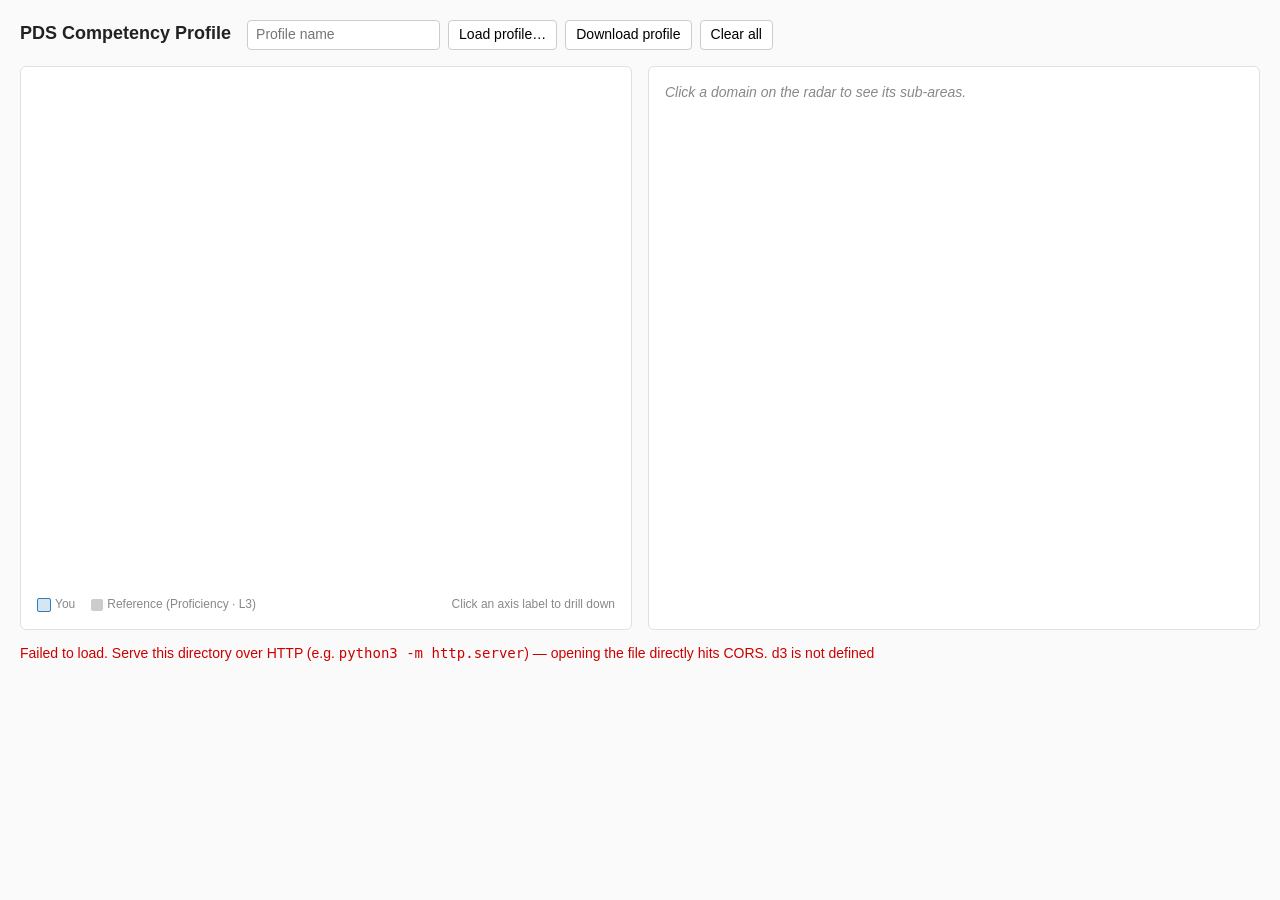
<file: reference/competency-model/viz/competency_viz.html>
<!doctype html>
<html lang="en">
<head>
<meta charset="utf-8" />
<title>PDS Competency Profile</title>
<script src="https://d3js.org/d3.v7.min.js"></script>
<style>
  :root {
    --bg: #fafafa;
    --fg: #222;
    --muted: #888;
    --accent: #2c7fb8;
    --accent-soft: #2c7fb833;
    --grid: #ccc;
    --bar-bg: #eee;
    --bar-fill: #2c7fb8;
  }
  body { font: 14px/1.4 -apple-system, BlinkMacSystemFont, "Segoe UI", sans-serif; margin: 0; padding: 20px; color: var(--fg); background: var(--bg); }
  header { display: flex; align-items: baseline; gap: 16px; margin-bottom: 12px; flex-wrap: wrap; }
  h1 { font-size: 18px; margin: 0; }
  .controls { display: flex; gap: 8px; align-items: center; flex-wrap: wrap; }
  .controls input[type="text"] { font: inherit; padding: 4px 8px; border: 1px solid #ccc; border-radius: 4px; }
  button { font: inherit; padding: 4px 10px; border: 1px solid #ccc; background: white; border-radius: 4px; cursor: pointer; }
  button:hover { background: #f0f0f0; }
  .breadcrumb { color: var(--muted); margin: 8px 0 16px; }
  .breadcrumb a { color: var(--accent); cursor: pointer; text-decoration: none; }
  .breadcrumb a:hover { text-decoration: underline; }
  .panel { background: white; border: 1px solid #e0e0e0; border-radius: 6px; padding: 16px; }
  .layout { display: grid; grid-template-columns: 1fr 1fr; gap: 16px; }
  @media (max-width: 900px) { .layout { grid-template-columns: 1fr; } }
  .axis-label { font-size: 12px; cursor: pointer; }
  .axis-label:hover { fill: var(--accent); font-weight: 600; }
  .legend { display: flex; gap: 16px; font-size: 12px; color: var(--muted); margin-top: 8px; flex-wrap: wrap; }
  .legend-swatch { display: inline-block; width: 12px; height: 12px; border-radius: 2px; margin-right: 4px; vertical-align: middle; }
  .subarea-row { cursor: pointer; }
  .subarea-row:hover .subarea-name { fill: var(--accent); font-weight: 600; }
  .comp { padding: 10px 0; border-top: 1px solid #eee; }
  .comp:first-child { border-top: 0; }
  .comp-head { display: flex; align-items: center; gap: 10px; margin-bottom: 4px; }
  .comp-head .id { color: var(--muted); font-family: ui-monospace, monospace; font-size: 12px; }
  .comp-head .name { font-weight: 600; }
  .level-picker { display: flex; gap: 4px; margin: 6px 0; }
  .level-btn { width: 32px; height: 28px; line-height: 26px; text-align: center; border: 1px solid #ccc; background: white; border-radius: 4px; cursor: pointer; font-size: 12px; user-select: none; }
  .level-btn:hover { background: #f0f0f0; }
  .level-btn.active { background: var(--accent); color: white; border-color: var(--accent); }
  .level-btn.zero { color: var(--muted); }
  .level-desc { color: var(--muted); font-size: 12px; min-height: 1.4em; }
  .empty { color: var(--muted); font-style: italic; }
  .status { color: var(--muted); font-size: 12px; }
  .legend-scale { font-size: 11px; color: var(--muted); }
</style>
</head>
<body>

<header>
  <h1>PDS Competency Profile</h1>
  <div class="controls">
    <input id="name" type="text" placeholder="Profile name" />
    <button id="load-btn">Load profile…</button>
    <input id="load-file" type="file" accept="application/json" hidden />
    <button id="save-btn">Download profile</button>
    <button id="clear-btn">Clear all</button>
    <span id="status" class="status"></span>
  </div>
</header>

<div class="breadcrumb" id="breadcrumb"></div>

<div class="layout">
  <div class="panel">
    <svg id="radar" width="500" height="500" viewBox="0 0 500 500"></svg>
    <div class="legend">
      <span><span class="legend-swatch" style="background: var(--accent-soft); border: 1px solid var(--accent);"></span>You</span>
      <span><span class="legend-swatch" style="background: var(--grid);"></span>Reference (Proficiency · L3)</span>
      <span style="margin-left: auto;">Click an axis label to drill down</span>
    </div>
    <div class="legend-scale" id="level-scale"></div>
  </div>
  <div class="panel" id="detail-panel">
    <div id="detail" class="empty">Click a domain on the radar to see its sub-areas.</div>
  </div>
</div>

<script>
const MAX_LEVEL = 5;

const state = {
  model: null,
  levels: {},          // { competencyId: 0..5 }
  name: "Untitled",
  view: { level: "overview", domain: null, subarea: null },
};

async function init() {
  state.model = await d3.json("model.json");
  try {
    const p = await d3.json("person.example.json");
    applyPerson(p);
  } catch (e) {
    state.name = "Untitled";
  }
  document.getElementById("name").value = state.name;
  renderLevelScale();
  bindControls();
  render();
}

function applyPerson(p) {
  state.name = p.name || "Untitled";
  state.levels = {};
  const src = p.levels || {};
  for (const k of Object.keys(src)) state.levels[k] = clampLevel(src[k]);
}

function clampLevel(n) {
  n = Math.round(Number(n) || 0);
  return Math.max(0, Math.min(MAX_LEVEL, n));
}

function renderLevelScale() {
  const labels = state.model.levels || ["L1", "L2", "L3", "L4", "L5"];
  document.getElementById("level-scale").textContent =
    "Levels: " + labels.map((n, i) => `${i + 1} ${n}`).join(" · ") + " (0 = none)";
}

function bindControls() {
  document.getElementById("name").addEventListener("input", e => { state.name = e.target.value; });
  document.getElementById("load-btn").addEventListener("click", () => document.getElementById("load-file").click());
  document.getElementById("load-file").addEventListener("change", async e => {
    const f = e.target.files[0];
    if (!f) return;
    const text = await f.text();
    try {
      applyPerson(JSON.parse(text));
      document.getElementById("name").value = state.name;
      flash("Loaded " + f.name);
      render();
    } catch (err) { flash("Invalid JSON"); }
  });
  document.getElementById("save-btn").addEventListener("click", () => {
    const out = { name: state.name, levels: {} };
    for (const k of Object.keys(state.levels).sort()) {
      if (state.levels[k] > 0) out.levels[k] = state.levels[k];
    }
    const blob = new Blob([JSON.stringify(out, null, 2)], { type: "application/json" });
    const a = document.createElement("a");
    a.href = URL.createObjectURL(blob);
    a.download = (state.name || "profile").replace(/\s+/g, "_") + ".json";
    a.click();
  });
  document.getElementById("clear-btn").addEventListener("click", () => {
    if (confirm("Clear all levels?")) { state.levels = {}; render(); }
  });
}

function flash(msg) {
  const s = document.getElementById("status");
  s.textContent = msg;
  setTimeout(() => { s.textContent = ""; }, 2000);
}

// ---- aggregation (mean level) ----
function compLevel(c) { return state.levels[c.id] || 0; }
function subareaAvg(sa) {
  if (!sa.competencies.length) return 0;
  return d3.mean(sa.competencies, compLevel);
}
function domainAvg(d) {
  const all = d.subareas.flatMap(s => s.competencies);
  if (!all.length) return 0;
  return d3.mean(all, compLevel);
}

// ---- render ----
function render() {
  renderRadar();
  renderDetail();
  renderBreadcrumb();
}

function renderBreadcrumb() {
  const bc = document.getElementById("breadcrumb");
  const parts = [`<a data-nav="overview">Overview</a>`];
  if (state.view.domain) parts.push(`<a data-nav="domain">${esc(state.view.domain)}</a>`);
  if (state.view.subarea) parts.push(`<span>${esc(state.view.subarea)}</span>`);
  bc.innerHTML = parts.join(" › ");
  bc.querySelectorAll("a").forEach(a => {
    a.addEventListener("click", () => {
      const t = a.dataset.nav;
      if (t === "overview") state.view = { level: "overview", domain: null, subarea: null };
      else if (t === "domain") state.view = { level: "domain", domain: state.view.domain, subarea: null };
      render();
    });
  });
}

function renderRadar() {
  const svg = d3.select("#radar");
  svg.selectAll("*").remove();
  const W = 500, H = 500, cx = W / 2, cy = H / 2, R = 180;
  const domains = state.model.domains;
  const N = domains.length;
  const angle = i => (Math.PI * 2 * i) / N - Math.PI / 2;
  const g = svg.append("g");

  // grid rings (one per level)
  for (let k = 1; k <= MAX_LEVEL; k++) {
    const isOuter = k === MAX_LEVEL;
    g.append("circle")
      .attr("cx", cx).attr("cy", cy).attr("r", (R * k) / MAX_LEVEL)
      .attr("fill", "none").attr("stroke", "var(--grid)")
      .attr("stroke-dasharray", isOuter ? null : "2 3");
  }
  // axes
  domains.forEach((d, i) => {
    const x = cx + Math.cos(angle(i)) * R;
    const y = cy + Math.sin(angle(i)) * R;
    g.append("line").attr("x1", cx).attr("y1", cy).attr("x2", x).attr("y2", y).attr("stroke", "var(--grid)");
  });

  // reference polygon at level 3
  const refF = 3 / MAX_LEVEL;
  const refPts = domains.map((d, i) => [cx + Math.cos(angle(i)) * R * refF, cy + Math.sin(angle(i)) * R * refF]);
  g.append("polygon").attr("points", refPts.map(p => p.join(",")).join(" "))
    .attr("fill", "var(--grid)").attr("fill-opacity", 0.15)
    .attr("stroke", "var(--grid)").attr("stroke-dasharray", "3 3");

  // person polygon
  const pts = domains.map((d, i) => {
    const r = R * (domainAvg(d) / MAX_LEVEL);
    return [cx + Math.cos(angle(i)) * r, cy + Math.sin(angle(i)) * r];
  });
  g.append("polygon").attr("points", pts.map(p => p.join(",")).join(" "))
    .attr("fill", "var(--accent)").attr("fill-opacity", 0.25)
    .attr("stroke", "var(--accent)").attr("stroke-width", 2);
  g.selectAll("circle.pt").data(pts).enter().append("circle")
    .attr("class", "pt").attr("cx", d => d[0]).attr("cy", d => d[1]).attr("r", 3)
    .attr("fill", "var(--accent)");

  // axis labels (clickable)
  domains.forEach((d, i) => {
    const lr = R + 30;
    const x = cx + Math.cos(angle(i)) * lr;
    const y = cy + Math.sin(angle(i)) * lr;
    const cosA = Math.cos(angle(i));
    const anchor = cosA > 0.2 ? "start" : cosA < -0.2 ? "end" : "middle";
    const label = g.append("text")
      .attr("class", "axis-label")
      .attr("x", x).attr("y", y)
      .attr("text-anchor", anchor)
      .attr("dominant-baseline", "middle")
      .style("fill", state.view.domain === d.name ? "var(--accent)" : "var(--fg)")
      .on("click", () => { state.view = { level: "domain", domain: d.name, subarea: null }; render(); });
    wrap(label, d.name, 110);
    label.append("tspan").attr("x", x).attr("dy", "1.2em")
      .style("fill", "var(--muted)").style("font-size", "11px")
      .text(`avg ${domainAvg(d).toFixed(1)}/${MAX_LEVEL}`);
  });
}

function wrap(textSel, str, width) {
  if (str.length * 6 < width) { textSel.text(str); return; }
  const words = str.split(/\s+/);
  const mid = Math.ceil(words.length / 2);
  const a = words.slice(0, mid).join(" "), b = words.slice(mid).join(" ");
  const x = textSel.attr("x");
  textSel.text(null);
  textSel.append("tspan").attr("x", x).text(a);
  textSel.append("tspan").attr("x", x).attr("dy", "1.1em").text(b);
}

function renderDetail() {
  const el = document.getElementById("detail");
  if (state.view.level === "overview") {
    el.innerHTML = '<div class="empty">Click a domain on the radar to see its sub-areas.</div>';
    return;
  }
  const dom = state.model.domains.find(d => d.name === state.view.domain);
  if (!dom) return;
  if (state.view.level === "domain") renderSubareas(el, dom);
  else renderChecklist(el, dom);
}

function renderSubareas(el, dom) {
  el.innerHTML = `<h2 style="margin:0 0 12px;font-size:16px;">${esc(dom.name)}</h2>`;
  const W = 460, rowH = 48, padTop = 20, padLeft = 200, barW = W - padLeft - 20;
  const H = padTop + dom.subareas.length * rowH + 10;
  const svg = d3.select(el).append("svg").attr("width", W).attr("height", H).attr("viewBox", `0 0 ${W} ${H}`);

  dom.subareas.forEach((sa, i) => {
    const y = padTop + i * rowH;
    const row = svg.append("g").attr("class", "subarea-row")
      .on("click", () => { state.view = { level: "subarea", domain: dom.name, subarea: sa.name }; render(); });
    row.append("rect").attr("x", 0).attr("y", y - 4).attr("width", W).attr("height", rowH - 4).attr("fill", "transparent");
    row.append("text").attr("class", "subarea-name").attr("x", 10).attr("y", y + 14).text(sa.name);
    const avg = subareaAvg(sa);
    const reached = sa.competencies.filter(c => compLevel(c) > 0).length;
    row.append("text").attr("x", 10).attr("y", y + 32).style("font-size", "11px").style("fill", "var(--muted)")
      .text(`avg ${avg.toFixed(1)}/${MAX_LEVEL} · ${reached}/${sa.competencies.length} started`);

    // bar background
    row.append("rect").attr("x", padLeft).attr("y", y + 6).attr("width", barW).attr("height", 18)
      .attr("fill", "var(--bar-bg)").attr("rx", 3);
    // level tick marks
    for (let k = 1; k < MAX_LEVEL; k++) {
      const tx = padLeft + (k / MAX_LEVEL) * barW;
      row.append("line").attr("x1", tx).attr("x2", tx).attr("y1", y + 6).attr("y2", y + 24)
        .attr("stroke", "white").attr("stroke-width", 1);
    }
    // fill = avg
    const fillW = (avg / MAX_LEVEL) * barW;
    row.append("rect").attr("x", padLeft).attr("y", y + 6).attr("width", fillW).attr("height", 18)
      .attr("fill", "var(--bar-fill)").attr("rx", 3);
    // label at end of fill
    row.append("text").attr("x", padLeft + barW + 8).attr("y", y + 19)
      .style("font-size", "12px").style("fill", "var(--fg)")
      .text(avg ? avg.toFixed(1) : "—");
  });
}

function renderChecklist(el, dom) {
  const sa = dom.subareas.find(s => s.name === state.view.subarea);
  if (!sa) return;
  el.innerHTML = `<h2 style="margin:0 0 4px;font-size:16px;">${esc(sa.name)}</h2>
                  <div class="status" style="margin-bottom:8px;">${esc(dom.name)} · pick a level (0–${MAX_LEVEL}) for each</div>`;
  const labels = state.model.levels || [];
  sa.competencies.forEach(c => {
    const wrap = document.createElement("div");
    wrap.className = "comp";
    const head = document.createElement("div");
    head.className = "comp-head";
    head.innerHTML = `<span class="id">[${esc(c.id)}]</span><span class="name">${esc(c.name)}</span>`;
    wrap.appendChild(head);

    const picker = document.createElement("div");
    picker.className = "level-picker";
    const current = compLevel(c);
    for (let k = 0; k <= MAX_LEVEL; k++) {
      const btn = document.createElement("div");
      btn.className = "level-btn" + (k === current ? " active" : "") + (k === 0 ? " zero" : "");
      btn.textContent = k === 0 ? "—" : k;
      btn.title = k === 0 ? "None" : `${k} ${labels[k - 1] || ""}`;
      btn.addEventListener("click", () => {
        state.levels[c.id] = k;
        render();
      });
      picker.appendChild(btn);
    }
    wrap.appendChild(picker);

    const desc = document.createElement("div");
    desc.className = "level-desc";
    if (current > 0 && c.descriptions && c.descriptions[current - 1]) {
      desc.textContent = `L${current} ${labels[current - 1] || ""} — ${c.descriptions[current - 1]}`;
    } else if (c.descriptions && c.descriptions[0]) {
      desc.textContent = `L1 ${labels[0] || ""} — ${c.descriptions[0]}`;
      desc.style.opacity = 0.6;
    }
    wrap.appendChild(desc);
    el.appendChild(wrap);
  });
}

function esc(s) { return String(s).replace(/[&<>"']/g, c => ({ "&": "&amp;", "<": "&lt;", ">": "&gt;", '"': "&quot;", "'": "&#39;" }[c])); }

init().catch(err => {
  document.body.insertAdjacentHTML("beforeend", `<p style="color:#c00">Failed to load. Serve this directory over HTTP (e.g. <code>python3 -m http.server</code>) — opening the file directly hits CORS. ${esc(err.message)}</p>`);
});
</script>

</body>
</html>
</file>
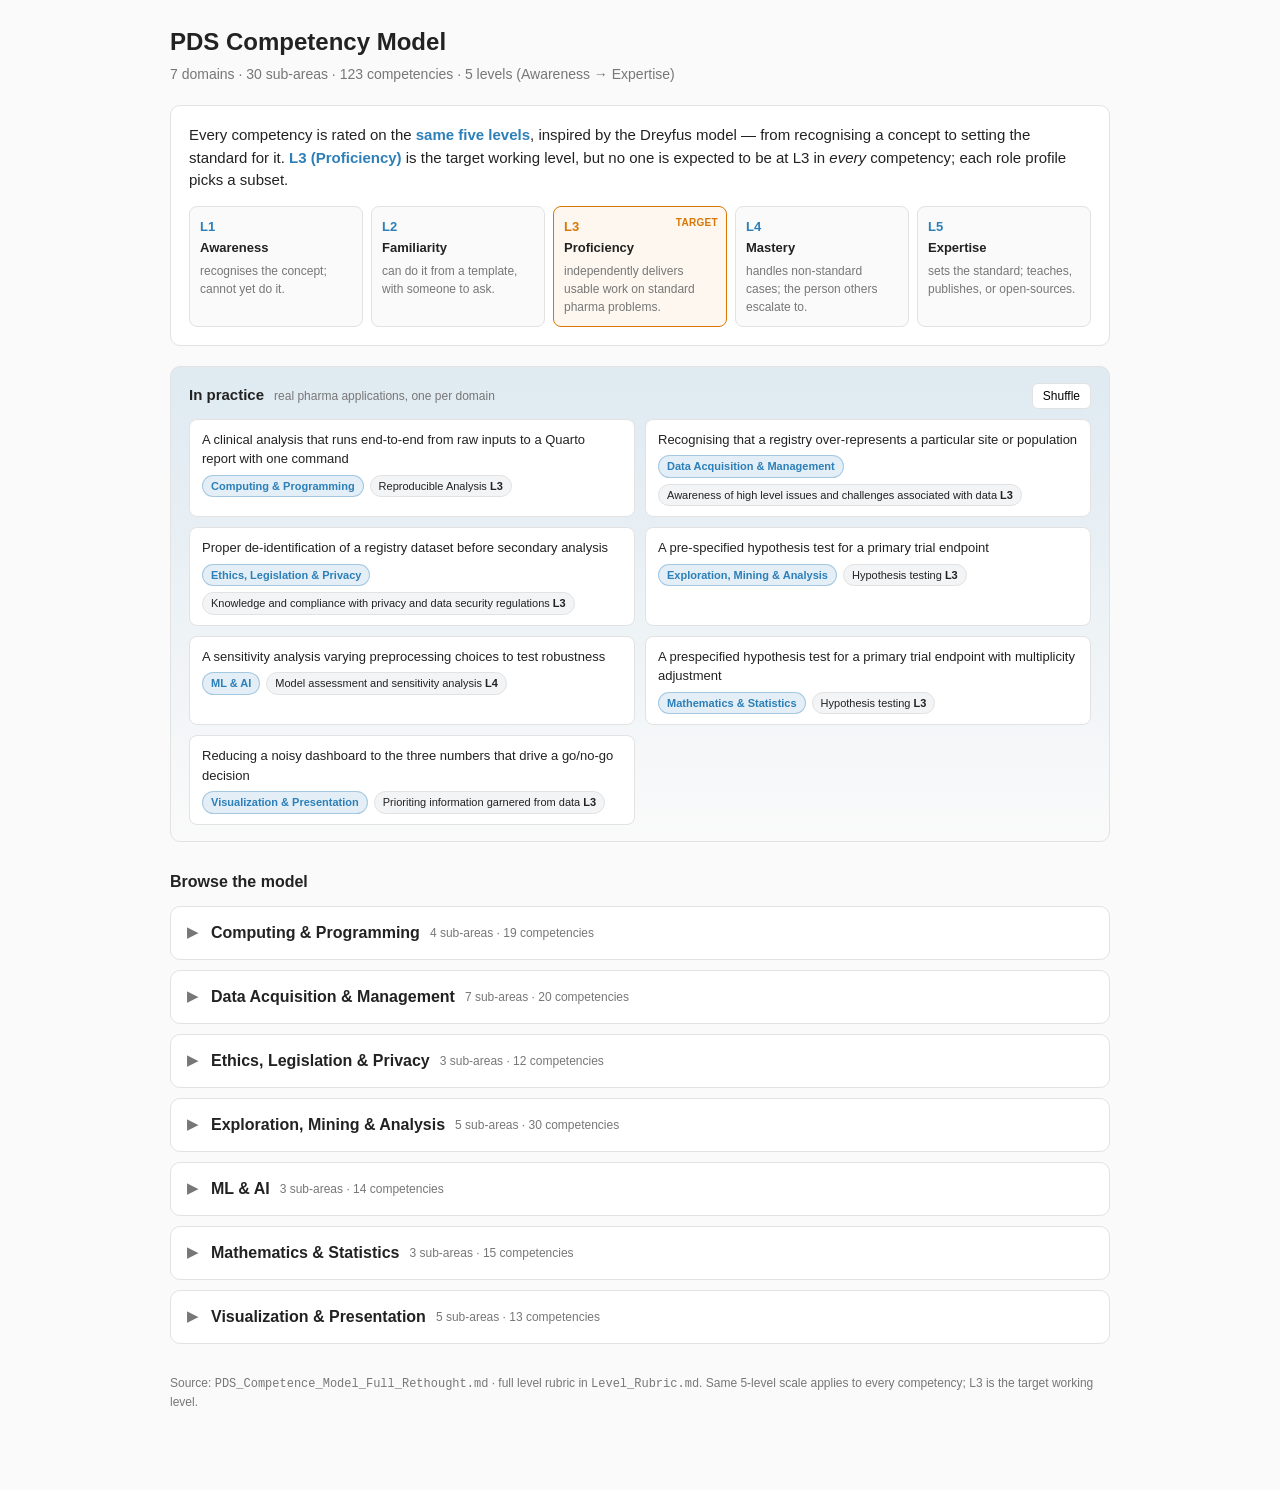
<file: reference/competency-model/viz/model_explorer.html>
<!doctype html>
<html lang="en">
<head>
<meta charset="utf-8" />
<meta name="viewport" content="width=device-width, initial-scale=1" />
<title>PDS Competency Model — Explorer</title>
<style>
  :root {
    --bg: #fafafa;
    --fg: #222;
    --muted: #777;
    --accent: #2c7fb8;
    --accent-soft: #2c7fb822;
    --border: #e2e2e2;
    --card: #ffffff;
    --target: #d97706;        /* L3 target highlight */
    --target-soft: #d976060f;
    --rung-bg: #f3f4f6;
  }
  * { box-sizing: border-box; }
  body { font: 15px/1.5 -apple-system, BlinkMacSystemFont, "Segoe UI", Roboto, sans-serif; margin: 0; color: var(--fg); background: var(--bg); }
  .wrap { max-width: 980px; margin: 0 auto; padding: 24px 20px 80px; }

  header.top h1 { font-size: 24px; margin: 0 0 4px; }
  header.top .sub { color: var(--muted); font-size: 14px; }

  /* --- concept band --- */
  .concept { background: var(--card); border: 1px solid var(--border); border-radius: 10px; padding: 18px; margin: 20px 0; }
  .concept .lede { margin: 0 0 14px; color: var(--fg); }
  .concept .lede b { color: var(--accent); }
  .ladder { display: grid; grid-template-columns: repeat(5, 1fr); gap: 8px; }
  .rung { border: 1px solid var(--border); border-radius: 8px; padding: 10px; background: var(--bg); position: relative; }
  .rung.target { border-color: var(--target); background: var(--target-soft); }
  .rung .lvl { font-weight: 700; font-size: 13px; color: var(--accent); }
  .rung.target .lvl { color: var(--target); }
  .rung .nm { font-weight: 600; font-size: 13px; margin: 2px 0 4px; }
  .rung .sh { font-size: 12px; color: var(--muted); }
  .rung .tag-target { position: absolute; top: 8px; right: 8px; font-size: 10px; font-weight: 700; letter-spacing: .03em; text-transform: uppercase; color: var(--target); }
  @media (max-width: 760px) { .ladder { grid-template-columns: 1fr 1fr; } }

  /* --- in-practice pharma band --- */
  .practice { background: linear-gradient(180deg, var(--accent-soft), transparent); border: 1px solid var(--border); border-radius: 10px; padding: 16px 18px; margin: 0 0 24px; }
  .practice .ph-head { display: flex; align-items: baseline; gap: 10px; margin-bottom: 10px; }
  .practice h2 { font-size: 15px; margin: 0; }
  .practice .hint { color: var(--muted); font-size: 12px; }
  .practice .shuffle { margin-left: auto; font: inherit; font-size: 12px; padding: 3px 10px; border: 1px solid var(--border); background: #fff; border-radius: 6px; cursor: pointer; }
  .practice .shuffle:hover { background: #f0f0f0; }
  .ph-grid { display: grid; grid-template-columns: 1fr 1fr; gap: 10px; }
  @media (max-width: 760px) { .ph-grid { grid-template-columns: 1fr; } }
  .ph-card { background: #fff; border: 1px solid var(--border); border-radius: 8px; padding: 10px 12px; font-size: 13px; }
  .ph-card .ph-text { margin-bottom: 6px; }
  .ph-card .ph-meta { display: flex; flex-wrap: wrap; gap: 6px; align-items: center; }

  /* --- chips --- */
  .chip { display: inline-block; font-size: 11px; padding: 2px 8px; border-radius: 999px; background: var(--rung-bg); color: var(--fg); border: 1px solid var(--border); white-space: nowrap; }
  .chip.dom { background: var(--accent-soft); border-color: #2c7fb855; color: var(--accent); font-weight: 600; }
  .chip.tag { cursor: pointer; }
  .chip.tag:hover { background: var(--accent); color: #fff; border-color: var(--accent); }
  .chip .lv { font-weight: 700; }

  /* --- accordion --- */
  h2.section { font-size: 16px; margin: 28px 0 12px; }
  .domain { background: var(--card); border: 1px solid var(--border); border-radius: 10px; margin-bottom: 10px; overflow: hidden; }
  .domain > .head { display: flex; align-items: center; gap: 10px; padding: 14px 16px; cursor: pointer; user-select: none; }
  .domain > .head:hover { background: #fafafa; }
  .domain > .head .nm { font-weight: 700; font-size: 16px; }
  .domain > .head .count { color: var(--muted); font-size: 12px; }
  .chev { transition: transform .15s ease; color: var(--muted); display: inline-block; width: 14px; }
  .open > .head .chev, .open > summary .chev { transform: rotate(90deg); }

  .body { display: none; padding: 0 16px 12px; }
  .open > .body { display: block; }

  .subarea { border-top: 1px solid var(--border); }
  .subarea > .head { display: flex; align-items: center; gap: 10px; padding: 12px 6px; cursor: pointer; user-select: none; }
  .subarea > .head:hover .nm { color: var(--accent); }
  .subarea > .head .nm { font-weight: 600; }
  .subarea > .head .count { color: var(--muted); font-size: 12px; }
  .sa-body { display: none; padding: 4px 6px 14px; }
  .subarea.open > .sa-body { display: block; }

  .stack { font-size: 13px; color: var(--fg); background: var(--rung-bg); border-radius: 8px; padding: 8px 10px; margin-bottom: 12px; }
  .stack .k { color: var(--muted); font-weight: 600; margin-right: 6px; }
  .stack code { font-family: ui-monospace, SFMono-Regular, Menlo, monospace; font-size: 12px; }

  .ex-list { margin: 0 0 14px; padding: 0; list-style: none; }
  .ex-list li { font-size: 13px; padding: 6px 0; border-bottom: 1px dashed var(--border); }
  .ex-list li:last-child { border-bottom: 0; }
  .ex-list .ex-text { margin-right: 8px; }
  .ex-meta { display: inline-flex; flex-wrap: wrap; gap: 5px; vertical-align: middle; }

  .comp { border-top: 1px solid var(--border); }
  .comp > .head { display: flex; align-items: center; gap: 8px; padding: 9px 6px; cursor: pointer; user-select: none; }
  .comp > .head:hover .nm { color: var(--accent); }
  .comp > .head .id { font-family: ui-monospace, monospace; font-size: 11px; color: var(--muted); }
  .comp > .head .nm { font-weight: 600; font-size: 14px; }
  .comp-body { display: none; padding: 4px 6px 12px; }
  .comp.open > .comp-body { display: block; }

  .vrung { display: grid; grid-template-columns: 64px 1fr; gap: 10px; padding: 7px 0; border-bottom: 1px solid #f1f1f1; align-items: start; }
  .vrung:last-child { border-bottom: 0; }
  .vrung .badge { font-size: 12px; font-weight: 700; color: var(--accent); }
  .vrung .badge .nm { display: block; font-weight: 500; font-size: 11px; color: var(--muted); }
  .vrung.target { background: var(--target-soft); border-radius: 6px; }
  .vrung.target .badge { color: var(--target); }
  .vrung.na .desc { color: var(--muted); font-style: italic; }
  .vrung.flash { animation: flash 1.4s ease; }
  @keyframes flash { 0%,40% { background: #fde68a; } 100% { background: transparent; } }

  .err { color: #c0392b; background: #fdecea; border: 1px solid #f5c6cb; padding: 12px 14px; border-radius: 8px; }
  footer { margin-top: 30px; color: var(--muted); font-size: 12px; }
  footer a, .top a { color: var(--accent); }
</style>
</head>
<body>
<div class="wrap">

<header class="top">
  <h1>PDS Competency Model</h1>
  <div class="sub" id="subtitle"></div>
</header>

<section class="concept" id="concept"></section>

<section class="practice" id="practice"></section>

<h2 class="section">Browse the model</h2>
<div id="accordion"></div>

<footer>
  Source: <code>PDS_Competence_Model_Full_Rethought.md</code> ·
  full level rubric in <code>Level_Rubric.md</code>.
  Same 5-level scale applies to every competency; L3 is the target working level.
</footer>

</div>

<script>
const state = { model: null };

function esc(s) {
  return String(s).replace(/[&<>"']/g, c => ({ "&": "&amp;", "<": "&lt;", ">": "&gt;", '"': "&quot;", "'": "&#39;" }[c]));
}

// Render inline markdown `code` spans found in stack/description text.
function mdCode(s) {
  return esc(s).replace(/`([^`]+)`/g, "<code>$1</code>");
}

async function init() {
  state.model = await fetchJSON("model.json");
  renderSubtitle();
  renderConcept();
  renderPractice();
  renderAccordion();
}

async function fetchJSON(url) {
  const r = await fetch(url);
  if (!r.ok) throw new Error(`${url}: HTTP ${r.status}`);
  return r.json();
}

function counts() {
  const m = state.model;
  const nDom = m.domains.length;
  const nSub = m.domains.reduce((a, d) => a + d.subareas.length, 0);
  const nComp = m.domains.reduce((a, d) => a + d.subareas.reduce((b, s) => b + s.competencies.length, 0), 0);
  return { nDom, nSub, nComp, nLvl: m.levels.length };
}

function renderSubtitle() {
  const { nDom, nSub, nComp, nLvl } = counts();
  document.getElementById("subtitle").textContent =
    `${nDom} domains · ${nSub} sub-areas · ${nComp} competencies · ${nLvl} levels (Awareness → Expertise)`;
}

function renderConcept() {
  const defs = state.model.levelDefs || [];
  const rungs = defs.map(d => {
    const isTarget = d.level === 3;
    return `<div class="rung${isTarget ? " target" : ""}">
      ${isTarget ? '<span class="tag-target">Target</span>' : ""}
      <div class="lvl">L${d.level}</div>
      <div class="nm">${esc(d.name)}</div>
      <div class="sh">${esc(d.short)}</div>
    </div>`;
  }).join("");
  document.getElementById("concept").innerHTML = `
    <p class="lede">Every competency is rated on the <b>same five levels</b>, inspired by the
      Dreyfus model — from recognising a concept to setting the standard for it.
      <b>L3 (Proficiency)</b> is the target working level, but no one is expected to be at L3
      in <i>every</i> competency; each role profile picks a subset.</p>
    <div class="ladder">${rungs}</div>`;
}

// Pick one representative pharma example per domain: prefer the example whose
// highest tag level is >= 3, else the first example.
function pickFeatured() {
  const out = [];
  for (const d of state.model.domains) {
    const examples = [];
    d.subareas.forEach(sa => sa.examples.forEach(e => examples.push({ e, sa })));
    if (!examples.length) continue;
    const strong = examples.filter(x => x.e.tags.some(t => t.level >= 3));
    const pool = strong.length ? strong : examples;
    const pick = pool[Math.floor(Math.random() * pool.length)];
    out.push({ domain: d.name, subarea: pick.sa.name, ex: pick.e });
  }
  return out;
}

function tagChips(tags, { clickable = false } = {}) {
  return tags.map(t => {
    const cls = "chip tag" + (clickable ? "" : " static");
    const attr = clickable
      ? ` data-comp="${esc(t.competency)}" data-lvl="${t.level}" role="button" tabindex="0"`
      : "";
    return `<span class="${cls}"${attr}>${esc(t.competency)} <span class="lv">L${t.level}</span></span>`;
  }).join("");
}

function renderPractice() {
  const el = document.getElementById("practice");
  const featured = pickFeatured();
  const cards = featured.map(f => `
    <div class="ph-card">
      <div class="ph-text">${esc(f.ex.text)}</div>
      <div class="ph-meta">
        <span class="chip dom">${esc(f.domain)}</span>
        ${tagChips(f.ex.tags)}
      </div>
    </div>`).join("");
  el.innerHTML = `
    <div class="ph-head">
      <h2>In practice</h2>
      <span class="hint">real pharma applications, one per domain</span>
      <button class="shuffle" id="shuffle">Shuffle</button>
    </div>
    <div class="ph-grid">${cards}</div>`;
  document.getElementById("shuffle").addEventListener("click", renderPractice);
}

function toggle(node) { node.classList.toggle("open"); }

function renderAccordion() {
  const acc = document.getElementById("accordion");
  acc.innerHTML = "";
  state.model.domains.forEach((d, di) => {
    const nComp = d.subareas.reduce((a, s) => a + s.competencies.length, 0);
    const domEl = document.createElement("section");
    domEl.className = "domain";
    domEl.dataset.domainIdx = di;
    domEl.innerHTML = `
      <div class="head">
        <span class="chev">▶</span>
        <span class="nm">${esc(d.name)}</span>
        <span class="count">${d.subareas.length} sub-areas · ${nComp} competencies</span>
      </div>
      <div class="body"></div>`;
    domEl.querySelector(".head").addEventListener("click", () => toggle(domEl));

    const body = domEl.querySelector(".body");
    d.subareas.forEach(sa => body.appendChild(buildSubarea(sa)));
    acc.appendChild(domEl);
  });
}

function buildSubarea(sa) {
  const saEl = document.createElement("div");
  saEl.className = "subarea";
  saEl.innerHTML = `
    <div class="head">
      <span class="chev">▶</span>
      <span class="nm">${esc(sa.name)}</span>
      <span class="count">${sa.competencies.length} competencies</span>
    </div>
    <div class="sa-body"></div>`;
  saEl.querySelector(".head").addEventListener("click", () => toggle(saEl));

  const body = saEl.querySelector(".sa-body");

  if (sa.stack) {
    const stack = document.createElement("div");
    stack.className = "stack";
    stack.innerHTML = `<span class="k">Typical stack</span>${mdCode(sa.stack)}`;
    body.appendChild(stack);
  }

  if (sa.examples && sa.examples.length) {
    const ul = document.createElement("ul");
    ul.className = "ex-list";
    sa.examples.forEach(e => {
      const li = document.createElement("li");
      li.innerHTML = `<span class="ex-text">${esc(e.text)}</span>` +
        (e.tags.length ? `<span class="ex-meta">${tagChips(e.tags, { clickable: true })}</span>` : "");
      ul.appendChild(li);
    });
    body.appendChild(ul);
    ul.querySelectorAll(".chip.tag").forEach(chip => {
      const go = () => focusCompLevel(saEl, chip.dataset.comp, +chip.dataset.lvl);
      chip.addEventListener("click", go);
      chip.addEventListener("keydown", e => { if (e.key === "Enter" || e.key === " ") { e.preventDefault(); go(); } });
    });
  }

  sa.competencies.forEach(c => body.appendChild(buildComp(c)));
  return saEl;
}

function buildComp(c) {
  const labels = state.model.levels || [];
  const cEl = document.createElement("div");
  cEl.className = "comp";
  cEl.dataset.comp = c.name;
  cEl.innerHTML = `
    <div class="head">
      <span class="chev">▶</span>
      <span class="id">${esc(c.id)}</span>
      <span class="nm">${esc(c.name)}</span>
    </div>
    <div class="comp-body"></div>`;
  cEl.querySelector(".head").addEventListener("click", () => toggle(cEl));

  const body = cEl.querySelector(".comp-body");
  (c.descriptions || []).forEach((desc, i) => {
    const lvl = i + 1;
    const na = !desc || desc === "—";
    const isTarget = lvl === 3;
    const row = document.createElement("div");
    row.className = "vrung" + (isTarget ? " target" : "") + (na ? " na" : "");
    row.dataset.lvl = lvl;
    row.innerHTML = `
      <div class="badge">L${lvl}<span class="nm">${esc(labels[i] || "")}</span></div>
      <div class="desc">${na ? "n/a at this level" : mdCode(desc)}</div>`;
    body.appendChild(row);
  });
  return cEl;
}

// Open the competency referenced by a pharma-example chip and flash its level rung.
function focusCompLevel(saEl, compName, lvl) {
  saEl.classList.add("open");
  const comp = [...saEl.querySelectorAll(".comp")].find(c => c.dataset.comp === compName);
  if (!comp) return;
  comp.classList.add("open");
  const rung = comp.querySelector(`.vrung[data-lvl="${lvl}"]`);
  if (rung) {
    rung.scrollIntoView({ behavior: "smooth", block: "center" });
    rung.classList.remove("flash");
    void rung.offsetWidth; // restart animation
    rung.classList.add("flash");
  }
}

init().catch(err => {
  document.getElementById("accordion").innerHTML =
    `<div class="err">Failed to load <code>model.json</code>. Serve this folder over HTTP
     (e.g. <code>python3 -m http.server</code>) — opening the file directly hits CORS.<br>${esc(err.message)}</div>`;
});
</script>
</body>
</html>
</file>
<file: site/styles.css>
/*
 * CPDSE corporate identity note:
 * Verdana is the canonical brand font for print/PDF deliverables. On screen
 * we use Source Sans 3 (body) and Source Serif 4 (display) — the closest
 * readable web equivalents. Do not "fix" this back to Verdana on screen.
 * Shared stylesheet for index.html (customer), models.html, operate.html.
 */
:root {
  /* CPDSE identity palette */
  --forest: #3C5E3E;     /* Primary Dark   — headlines, links, hero accent */
  --sage:   #5F7D61;     /* Primary Soft   — secondary, kicker text         */
  --mint:   #A9BBAA;     /* Primary Light  — subtle borders                 */
  --gold:   #D6C17C;     /* Accent Deep    — rules, pull-quote bars         */
  --sand:   #E4D7A1;     /* Accent Soft    — highlight chips, active pill   */
  --ivory:  #F6F1DC;     /* Accent Light   — section bands, callouts        */
  --ink:    #333333;     /* Charcoal       — body text                      */
  --paper:  #F9F9F9;     /* Soft White     — page background                */
  --card:   #FFFFFF;     /* white card surface                              */
  --line:   #E6E2D2;     /* warm line tuned to ivory                        */
  --muted:  #5b5b52;     /* warm muted (was cool grey)                      */

  /* Aliases — kept so the rest of the stylesheet keeps compiling. */
  --sage-dark: var(--forest);
  --sage-soft: var(--mint);
  --sage-tint: var(--ivory);
  --bg: var(--paper);

  --radius: 12px;
  --shadow: none;
}
* { box-sizing: border-box; }
html, body { margin: 0; padding: 0; }
html { scroll-behavior: smooth; }
body {
  font-family: "Source Sans 3", -apple-system, BlinkMacSystemFont, "Segoe UI", system-ui, sans-serif;
  color: var(--ink);
  background: var(--paper);
  line-height: 1.55;
  -webkit-font-smoothing: antialiased;
}
.display, h1, h2, .hero-quote {
  font-family: "Source Serif 4", Georgia, "Times New Roman", serif;
  font-feature-settings: "ss01";
}
a { color: var(--sage-dark); text-decoration: none; }
a:hover { text-decoration: underline; }

/* Visible focus for keyboard users (a11y) */
a:focus-visible, button:focus-visible, summary:focus-visible {
  outline: 2px solid var(--forest); outline-offset: 2px; border-radius: 4px;
}

.wrap { max-width: 920px; margin: 0 auto; padding: 0 24px; }
.wrap-wide { max-width: 1080px; margin: 0 auto; padding: 0 24px; }

header {
  border-bottom: 1px solid var(--gold);
  background: var(--paper);
  position: sticky; top: 0; z-index: 10;
  backdrop-filter: saturate(140%) blur(8px);
}
.header-row {
  display: flex; align-items: center; justify-content: space-between;
  padding: 16px 0;
  gap: 16px; flex-wrap: wrap;
}
.brand-mark {
  font-family: "Source Serif 4", Georgia, serif;
  font-weight: 600; letter-spacing: .04em; font-size: 19px; color: var(--forest);
  display: inline-flex; align-items: center; gap: 10px;
}
.brand-mark img { height: 32px; width: auto; display: block; }
.brand-mark .brand-fallback { /* shows when logo asset is missing */
  border: 1px solid var(--mint); border-radius: 4px;
  padding: 2px 8px; font-size: 13px; color: var(--forest);
}

/* Primary site nav (cross-page links) */
.nav { display: inline-flex; gap: 4px; background: var(--ivory); border-radius: 999px; padding: 4px; border: 1px solid var(--line); }
.nav a {
  padding: 8px 16px; border-radius: 999px;
  color: var(--ink); font-weight: 500; min-height: 40px; display: inline-flex; align-items: center;
  transition: background .18s ease, color .18s ease;
}
.nav a:hover { background: rgba(214,193,124,.25); text-decoration: none; }
.nav a[aria-current="page"] { background: var(--sand); color: var(--forest); font-weight: 600; }

main { padding: 56px 0 80px; }

.breadcrumb {
  font-size: 13px; color: var(--muted); margin-bottom: 14px;
  letter-spacing: .01em;
}

h1 {
  font-size: clamp(34px, 4.6vw, 50px);
  line-height: 1.1; letter-spacing: -.012em;
  margin: 0 0 18px; font-weight: 600; color: var(--forest);
}
h2 {
  font-size: 26px; font-weight: 600;
  margin: 64px 0 18px; letter-spacing: -.005em;
  color: var(--forest);
  position: relative; padding-top: 14px;
}
h2::before {
  content: ""; position: absolute; top: 0; left: 0;
  width: 40px; height: 2px; background: var(--gold);
}
h3 {
  font-size: 16px; font-weight: 600; margin: 0 0 6px; color: var(--ink);
}
p { margin: 0 0 12px; color: var(--ink); }
.lede { font-size: 18px; color: var(--muted); max-width: 640px; }

.hero-quote {
  font-size: clamp(32px, 4.6vw, 48px);
  line-height: 1.15; letter-spacing: -.012em;
  font-weight: 500; color: var(--ink);
  max-width: 780px; margin: 12px 0 20px;
}
.hero-quote .accent { color: var(--forest); font-style: italic; }

.method-line {
  font-size: 16px; color: var(--ink); max-width: 720px;
  border-left: 3px solid var(--gold); padding: 6px 0 6px 18px;
  margin: 28px 0 8px;
  background: linear-gradient(to right, rgba(246,241,220,.55), transparent 60%);
}
.method-line .ref { color: var(--forest); font-weight: 600; font-style: normal; }

.cta {
  display: inline-block; margin-top: 22px;
  background: var(--forest); color: var(--ivory);
  padding: 12px 24px; border-radius: 999px;
  font-weight: 600; letter-spacing: .01em;
  border: 1px solid var(--forest);
  transition: all .18s;
}
.cta:hover { background: var(--sand); color: var(--forest); text-decoration: none; }

.grid-3 { display: grid; grid-template-columns: repeat(3, 1fr); gap: 16px; }
.grid-2 { display: grid; grid-template-columns: repeat(2, 1fr); gap: 16px; }
@media (max-width: 720px) {
  .grid-3, .grid-2 { grid-template-columns: 1fr; }
}

.card {
  background: var(--card); border: 1px solid var(--line);
  border-radius: var(--radius); padding: 22px 22px 20px;
  position: relative;
  transition: background .18s;
}
.card::before {
  content: ""; position: absolute; top: 0; left: 22px; right: 22px;
  height: 2px; background: var(--gold);
}
.card:hover { background: var(--ivory); }
.card .kicker {
  font-size: 11px; font-weight: 700; letter-spacing: .12em; text-transform: uppercase;
  color: var(--forest); margin: 4px 0 8px;
}
.card p { color: var(--muted); font-size: 14.5px; margin: 0; }
.card .pending { display: inline-block; font-size: 11px; color: var(--ink); margin-top: 8px; padding: 2px 10px; background: var(--sand); border-radius: 999px; font-weight: 500; }

/* status chips (offerings) */
.chip { display: inline-block; font-size: 11px; padding: 2px 10px; border-radius: 999px; font-weight: 600; letter-spacing: .02em; }
.chip.ready { background: var(--forest); color: var(--ivory); }
.chip.design { background: var(--sand); color: var(--ink); }

/* Customer journeys / offerings table */
.journeys {
  width: 100%; border-collapse: collapse; margin-top: 12px;
  background: var(--card); border: 1px solid var(--line);
  border-radius: var(--radius); overflow: hidden;
}
.journeys th, .journeys td {
  text-align: left; padding: 13px 16px; font-size: 14px;
  border-bottom: 1px solid var(--line);
}
.journeys th { background: var(--forest); color: var(--ivory); font-weight: 600; font-size: 12px; letter-spacing: .08em; text-transform: uppercase; }
.journeys tr:last-child td { border-bottom: 0; }
.journeys tr:nth-child(even) td { background: rgba(246,241,220,.35); }
.journeys .svc { color: var(--forest); font-weight: 700; white-space: nowrap; }
.journeys .stub { color: var(--ink); font-size: 11px; padding: 2px 10px; background: var(--sand); border-radius: 999px; margin-left: 6px; font-weight: 500; }
.journeys .ready { color: var(--forest); font-weight: 500; }
@media (max-width: 720px) {
  .journeys, .journeys thead, .journeys tbody, .journeys tr, .journeys th, .journeys td { display: block; }
  .journeys thead { display: none; }
  .journeys tr { padding: 12px 0; border-bottom: 1px solid var(--line); }
  .journeys td { border-bottom: 0; padding: 4px 16px; }
}

/* ===== Model visualizations (models.html) ===== */
.model-section { margin-top: 28px; padding-top: 8px; }
.model-head { display: flex; align-items: center; gap: 14px; margin: 40px 0 6px; }
.model-head h2 { margin: 0; padding-top: 0; }
.model-head h2::before { display: none; }
.model-icon {
  width: 46px; height: 46px; flex: none; color: var(--forest);
  border: 1px solid var(--line); border-radius: 12px; background: var(--ivory);
  display: inline-flex; align-items: center; justify-content: center;
}
.model-icon svg { width: 28px; height: 28px; display: block; }
.model-q { font-size: 13px; color: var(--sage); font-weight: 700; letter-spacing: .1em; text-transform: uppercase; }

/* legend (color-not-only) */
.legend { display: flex; gap: 18px; flex-wrap: wrap; font-size: 12.5px; color: var(--muted); margin: 12px 0 0; }
.legend span { display: inline-flex; align-items: center; gap: 7px; }
.legend i { width: 22px; height: 0; border-top-width: 3px; border-top-style: solid; display: inline-block; }
.legend i.l-written { border-color: var(--sage); }
.legend i.l-stub { border-color: var(--mint); border-top-style: dashed; }

/* Pharma value chain — 3 steps -> substep chips */
.vchain { display: grid; grid-template-columns: repeat(3, 1fr); gap: 12px; margin-top: 16px; }
@media (max-width: 760px) { .vchain { grid-template-columns: 1fr; } }
.vstep {
  border: 1px solid var(--line); border-top: 3px solid var(--gold);
  border-radius: 0 0 12px 12px; background: var(--card); padding: 16px;
}
.vstep .vstep-name { font-size: 12px; font-weight: 700; letter-spacing: .08em; text-transform: uppercase; color: var(--forest); margin-bottom: 4px; }
.vstep .vstep-tier { font-size: 11px; color: var(--muted); margin-bottom: 12px; }
.vsub {
  display: block; font-size: 13.5px; padding: 8px 11px; border: 1px solid var(--line);
  border-left: 3px solid var(--sage); border-radius: 8px; margin-bottom: 7px; background: var(--paper); color: var(--ink);
}
.vsub:last-child { margin-bottom: 0; }
.vsub.stub { border-left: 3px dashed var(--mint); color: var(--muted); }
.vsub .tag { float: right; font-size: 10px; letter-spacing: .04em; text-transform: uppercase; color: var(--muted); font-weight: 600; }

/* Competence model — domain cards + L1–L5 ladder */
.domains { display: grid; grid-template-columns: repeat(3, 1fr); gap: 12px; margin-top: 16px; }
@media (max-width: 760px) { .domains { grid-template-columns: 1fr 1fr; } }
@media (max-width: 480px) { .domains { grid-template-columns: 1fr; } }
.domain { border: 1px solid var(--line); border-radius: 10px; padding: 14px; background: var(--card); }
.domain .dname { font-weight: 600; color: var(--forest); font-size: 14.5px; margin-bottom: 4px; }
.domain .dmeta { font-size: 12.5px; color: var(--muted); }
.ladder { display: grid; grid-template-columns: repeat(5, 1fr); gap: 8px; margin-top: 16px; }
@media (max-width: 640px) { .ladder { grid-template-columns: 1fr 1fr; } }
.rung { border: 1px solid var(--line); border-radius: 8px; padding: 10px 12px; background: var(--paper); position: relative; }
.rung .lv { font-weight: 700; color: var(--sage); font-size: 13px; }
.rung .rname { font-weight: 600; font-size: 13px; margin: 2px 0; color: var(--ink); }
.rung .rdesc { font-size: 11.5px; color: var(--muted); }
.rung.target { border-color: var(--gold); background: var(--ivory); }
.rung.target .lv { color: var(--forest); }
.rung .tgt { position: absolute; top: 8px; right: 10px; font-size: 9.5px; font-weight: 700; text-transform: uppercase; letter-spacing: .05em; color: var(--forest); }

/* Pedagogic — 4Cs cycle + Six Trumps */
.fourcs { display: grid; grid-template-columns: repeat(4, 1fr); gap: 12px; margin-top: 16px; }
@media (max-width: 760px) { .fourcs { grid-template-columns: 1fr 1fr; } }
.cnode {
  border: 1px solid var(--line); border-top: 3px solid var(--gold);
  border-radius: 0 0 12px 12px; background: var(--card); padding: 14px; position: relative;
}
.cnode .cnum { font-family: ui-monospace, SFMono-Regular, Menlo, monospace; color: var(--sage); font-weight: 700; font-size: 12px; }
.cnode .cname { font-weight: 600; color: var(--forest); margin: 2px 0 4px; }
.cnode p { font-size: 13px; color: var(--muted); margin: 0; }
.cycle-note { font-size: 13px; color: var(--muted); margin-top: 10px; font-style: italic; }
.trumps { display: grid; grid-template-columns: repeat(2, 1fr); gap: 10px; margin-top: 16px; }
@media (max-width: 640px) { .trumps { grid-template-columns: 1fr; } }
.trump { border: 1px solid var(--line); border-left: 3px solid var(--sage); border-radius: 0 8px 8px 0; padding: 10px 14px; background: var(--card); font-size: 14px; color: var(--ink); }
.trump b { color: var(--forest); }

/* Where × What × How relationship strip */
.rel { display: grid; grid-template-columns: repeat(3, 1fr); gap: 12px; margin-top: 16px; }
@media (max-width: 760px) { .rel { grid-template-columns: 1fr; } }
.relcard { border: 1px solid var(--line); border-radius: 12px; padding: 18px; background: var(--ivory); }
.relcard .relq { font-family: "Source Serif 4", Georgia, serif; font-size: 22px; color: var(--forest); font-weight: 600; }
.relcard .relmodel { font-weight: 600; color: var(--ink); margin-top: 6px; }
.relcard .relm { font-size: 13.5px; color: var(--muted); margin-top: 2px; }

/* ===== Kanban (operate.html) ===== */
.kanban { display: grid; grid-template-columns: repeat(5, 1fr); gap: 10px; margin-top: 16px; }
@media (max-width: 760px) { .kanban { grid-template-columns: 1fr; } }
.kcol { border: 1px solid var(--line); border-radius: 10px; background: var(--paper); overflow: hidden; }
.kcol .khead { background: var(--forest); color: var(--ivory); font-size: 11.5px; font-weight: 700; letter-spacing: .06em; text-transform: uppercase; padding: 10px 12px; }
.kcol .kbody { padding: 10px; }
.kcard { background: var(--card); border: 1px solid var(--line); border-radius: 8px; padding: 10px 11px; font-size: 13px; margin-bottom: 8px; }
.kcard:last-child { margin-bottom: 0; }
.kcard .keng { font-weight: 600; color: var(--forest); }
.kcard .kmeta { color: var(--muted); font-size: 12px; margin-top: 2px; }
.kcaption { font-size: 13px; color: var(--muted); margin-top: 10px; font-style: italic; }

/* ===== Existing operate-page component styles ===== */
.cost-list { list-style: none; padding: 0; margin: 0; border: 1px solid var(--line); border-radius: var(--radius); overflow: hidden; background: var(--card); }
.cost-list li {
  display: flex; justify-content: space-between; align-items: center;
  padding: 14px 18px; border-bottom: 1px solid var(--line);
  font-size: 15px;
}
.cost-list li:last-child { border-bottom: 0; background: var(--ivory); font-weight: 600; color: var(--forest); }
.cost-list .time { font-variant-numeric: tabular-nums; color: var(--forest); font-weight: 600; }

details {
  border-bottom: 1px solid var(--line); padding: 14px 0;
}
details summary {
  cursor: pointer; font-weight: 500; list-style: none;
  display: flex; justify-content: space-between; align-items: center;
  color: var(--forest);
}
details summary::-webkit-details-marker { display: none; }
details summary::after { content: "+"; color: var(--gold); font-size: 22px; line-height: 1; }
details[open] summary::after { content: "–"; }
details p { margin-top: 8px; color: var(--muted); }

.pipeline {
  background: var(--ivory); border: 1px solid var(--line); border-left: 3px solid var(--gold);
  border-radius: 0 var(--radius) var(--radius) 0;
  padding: 22px; font-family: ui-monospace, SFMono-Regular, Menlo, monospace;
  font-size: 13.5px; color: var(--ink); overflow-x: auto;
}
.pipeline .arrow { color: var(--gold); font-weight: 700; }
.pipeline .total { color: var(--forest); font-weight: 600; margin-top: 10px; display: block; }

.principles { padding-left: 20px; margin: 0; }
.principles li { margin-bottom: 10px; color: var(--muted); }
.principles li strong { color: var(--ink); font-weight: 600; }
.principles em { color: var(--forest); font-style: italic; }

.timing-strip {
  display: grid; grid-template-columns: repeat(6, 1fr); gap: 2px;
  margin: 16px 0 8px; border-radius: 8px; overflow: hidden;
  border: 1px solid var(--line);
}
.timing-strip div {
  background: var(--ivory); padding: 12px 8px;
  font-size: 12px; text-align: center; color: var(--forest);
}
.timing-strip div:nth-child(odd) { background: var(--paper); }
.timing-strip .label { font-weight: 700; display: block; letter-spacing: .04em; }
.timing-strip .time-range { color: var(--muted); font-size: 11px; font-variant-numeric: tabular-nums; }
@media (max-width: 640px) { .timing-strip { grid-template-columns: 1fr 1fr 1fr; } }

.scripted {
  background: var(--ivory); border-left: 3px solid var(--gold);
  padding: 14px 20px; border-radius: 0 8px 8px 0; margin: 10px 0;
  font-style: italic; color: var(--ink);
  font-family: "Source Serif 4", Georgia, serif; font-size: 16px;
}

.step-block {
  background: var(--card); border: 1px solid var(--line);
  border-radius: var(--radius); padding: 24px 26px; margin-bottom: 16px;
  position: relative;
}
.step-block::before {
  content: ""; position: absolute; top: 0; left: 0; width: 60px; height: 2px;
  background: var(--gold);
}
.step-block .step-head {
  display: flex; align-items: baseline; gap: 14px;
  border-bottom: 1px solid var(--line); padding-bottom: 14px; margin-bottom: 16px;
}
.step-block .step-head .num {
  font-family: ui-monospace, SFMono-Regular, Menlo, monospace;
  color: var(--forest); font-weight: 700; font-size: 13px; letter-spacing: .06em;
}
.step-block .step-head h3 { margin: 0; font-size: 19px; color: var(--forest); }
.step-block .step-head .tag {
  margin-left: auto;
  font-size: 11px; font-weight: 600; letter-spacing: .08em; text-transform: uppercase;
  color: var(--forest); background: var(--ivory);
  padding: 4px 12px; border-radius: 999px;
  border: 1px solid var(--sand);
}
.step-block .row { display: grid; grid-template-columns: 110px 1fr; gap: 12px 18px; margin: 10px 0; font-size: 14.5px; }
.step-block .row > .k { color: var(--muted); font-weight: 500; }
.step-block .row > .v { color: var(--ink); }
.step-block code, .pipeline code, .inputs-list code {
  background: var(--ivory); color: var(--forest);
  padding: 1px 6px; border-radius: 4px; font-size: .92em;
  font-family: ui-monospace, SFMono-Regular, Menlo, monospace;
  border: 1px solid var(--line);
}
.run {
  background: #1a2a1a; color: #e6e2d2;
  border-radius: 8px; padding: 14px 16px; margin-top: 12px;
  font-family: ui-monospace, SFMono-Regular, Menlo, monospace;
  font-size: 13px; line-height: 1.6; overflow-x: auto;
  border: 1px solid #0f1a0f;
}
.run .prompt { color: var(--gold); user-select: none; }
.run .comment { color: var(--mint); }
.step-block .checkpoint {
  margin-top: 14px; padding: 12px 16px;
  background: var(--sand); border-left: 3px solid var(--forest);
  border-radius: 0 8px 8px 0; font-size: 13.5px; color: var(--ink);
}
.step-block .checkpoint strong { color: var(--forest); }

.inputs-grid { display: grid; grid-template-columns: 1fr 1fr; gap: 12px; margin: 12px 0; }
@media (max-width: 720px) { .inputs-grid { grid-template-columns: 1fr; } }
.inputs-grid .inputs-card {
  border: 1px solid var(--line); border-top: 2px solid var(--gold);
  border-radius: 0 0 10px 10px; padding: 14px 16px;
  background: var(--card);
}
.inputs-grid .inputs-card .lab {
  font-size: 11px; font-weight: 700; letter-spacing: .12em; text-transform: uppercase;
  color: var(--forest); display: block; margin-bottom: 6px;
}
.inputs-grid .inputs-card ul { margin: 0; padding-left: 18px; font-size: 13.5px; color: var(--muted); }

footer {
  border-top: 1px solid var(--gold);
  background: var(--ivory);
  color: var(--ink); font-size: 13px;
  padding: 28px 0; margin-top: 56px;
}
footer .wrap { display: flex; justify-content: space-between; align-items: center; flex-wrap: wrap; gap: 12px; }
footer .footer-mark { display: inline-flex; align-items: center; gap: 10px; color: var(--forest); font-weight: 600; }
footer .footer-mark img { height: 28px; width: auto; }
footer a { color: var(--forest); }
footer .footer-links { display: inline-flex; gap: 18px; align-items: center; }
footer .footer-links .quiet { color: var(--muted); }

.stub-note { font-size: 13px; color: var(--muted); font-style: italic; }

@media (prefers-reduced-motion: reduce) {
  * { transition: none !important; animation: none !important; scroll-behavior: auto !important; }
}
</file>
